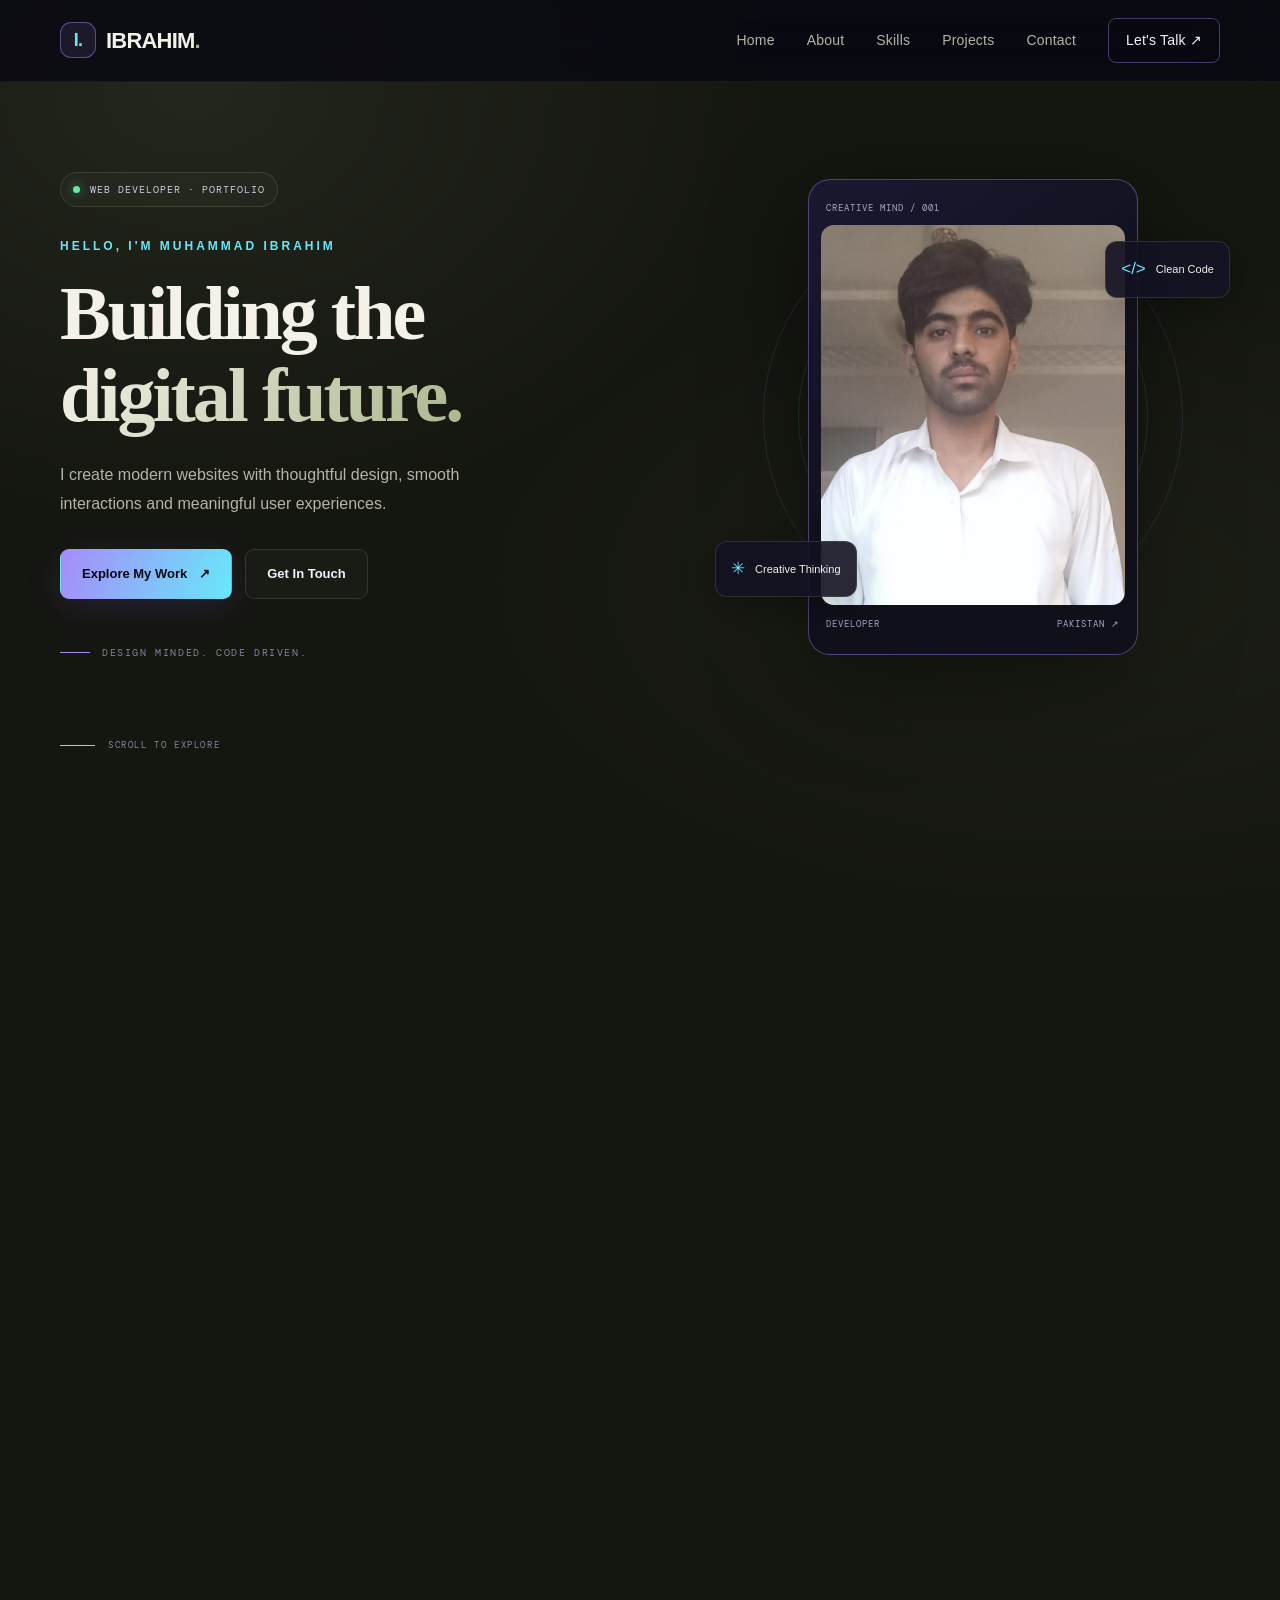
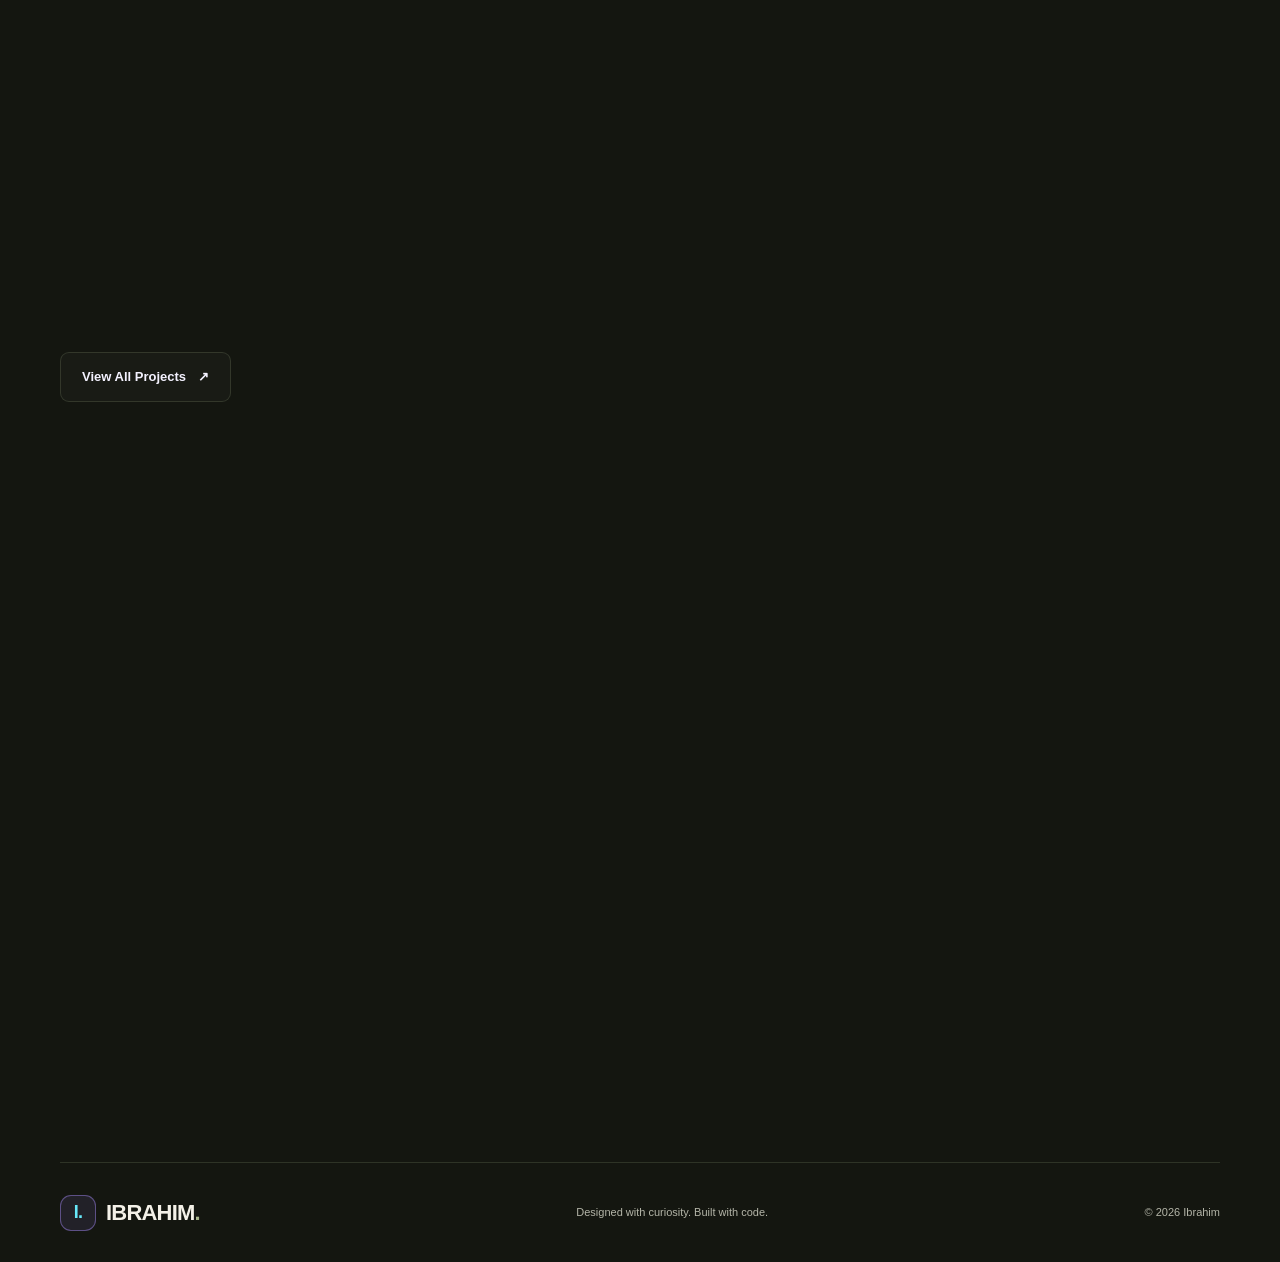
<file: ibrahim-portfolio/index.html>
<!DOCTYPE html>
<html lang="en">
<head>
  <meta charset="UTF-8">
  <meta name="viewport" content="width=device-width, initial-scale=1.0">

  <meta name="theme-color" content="#080812">
  <title>Muhammad Ibrahim Sohail | Portfolio</title>
  <meta name="description" content="Explore the portfolio, projects and web development work of Muhammad Ibrahim Sohail.">

  <link rel="preconnect" href="https://fonts.googleapis.com">
  <link rel="preconnect" href="https://fonts.gstatic.com" crossorigin>
  <link href="https://fonts.googleapis.com/css2?family=DM+Mono:wght@400;500&family=Space+Grotesk:wght@400;500;600;700&display=swap" rel="stylesheet">

  <link rel="stylesheet" href="./style.css">
  <script src="./script.js" defer></script>
</head>

<body>
  <div class="background-glow glow-purple"></div>
  <div class="background-glow glow-cyan"></div>
  <div class="noise"></div>

  <!-- NAVBAR -->
  <header class="navbar">
    <a class="logo" href="#home" aria-label="Ibrahim home">
      <span class="logo-icon">I.</span>
      <span>IBRAHIM<span class="gradient-text">.</span></span>
    </a>

    <button class="menu-toggle" id="menuToggle"
      aria-label="Toggle navigation" aria-expanded="false"
      aria-controls="navLinks">
      <span></span>
      <span></span>
    </button>

    <nav class="nav-links" id="navLinks">
      <a href="#home">Home</a>
      <a href="#about">About</a>
      <a href="#skills">Skills</a>
      <a href="#projects">Projects</a>
        <a href="./contact.html">Contact</a>
      <a href="#contact" class="nav-contact">Let's Talk ↗</a>
    </nav>
  </header>

  <main>
    <!-- HERO -->
    <section class="hero section-container" id="home">
      <div class="hero-content">
        <div class="availability reveal">
          <span class="status-dot"></span>
          WEB DEVELOPER · PORTFOLIO
        </div>

        <p class="eyebrow reveal">HELLO, I'M MUHAMMAD IBRAHIM</p>

        <h1 class="hero-title reveal">
          Building the<br>
          <span class="gradient-text">digital future.</span>
        </h1>

        <p class="hero-description reveal">
          I create modern websites with thoughtful design,
          smooth interactions and meaningful user experiences.
        </p>

        <div class="hero-actions reveal">
          <a href="#projects" class="button button-primary">
            Explore My Work <span>↗</span>
          </a>
          <a href="#contact" class="button button-secondary">
            Get In Touch
          </a>
        </div>

        <div class="hero-note reveal">
          <span class="note-line"></span>
          DESIGN MINDED. CODE DRIVEN.
        </div>
      </div>

      <div class="hero-visual reveal">
        <div class="hero-orbit orbit-one"></div>
        <div class="hero-orbit orbit-two"></div>

        <div class="hero-image-frame">
          <div class="image-top-label">CREATIVE MIND / 001</div>
          <img src="./assets/images.jpeg"
            alt="Muhammad Ibrahim Sohail"
            class="hero-image">

          <div class="image-bottom-label">
            <span>DEVELOPER</span>
            <span>PAKISTAN ↗</span>
          </div>
        </div>

        <div class="floating-chip chip-top">
          <span class="chip-symbol">&lt;/&gt;</span>
          <span>Clean Code</span>
        </div>

        <div class="floating-chip chip-bottom">
          <span class="chip-symbol">✳</span>
          <span>Creative Thinking</span>
        </div>
      </div>

      <a class="scroll-indicator" href="#about">
        <span class="scroll-line"></span>
        SCROLL TO EXPLORE
      </a>
    </section>

    <!-- ABOUT -->
    <section class="about section-container section-spacing" id="about">
      <div class="section-label reveal">
        <span>01</span> / ABOUT ME
      </div>

      <div class="about-grid">
        <h2 class="section-title reveal">
          Not just websites.<br>
          <span class="gradient-text">Digital experiences.</span>
        </h2>

        <div class="about-copy reveal">
          <p>
            I'm Muhammad Ibrahim Sohail, a developer interested in
            building websites that combine modern visuals with
            useful functionality.
          </p>
          <p>
            I enjoy learning new technologies, solving problems
            and turning ideas into interactive digital experiences.
          </p>
          <a href="./about.html" class="text-link">
            MORE ABOUT ME <span>↗</span>
          </a>
        </div>
      </div>
    </section>

    <!-- SKILLS -->
    <section class="skills section-container section-spacing" id="skills">
      <div class="section-label reveal">
        <span>02</span> / MY TOOLKIT
      </div>

      <div class="skills-heading reveal">
        <h2 class="section-title">
          Tools for turning<br>
          <span class="gradient-text">ideas into reality.</span>
        </h2>
        <p class="section-description">
          Technologies and skills I'm learning and using to build for the web.
        </p>
      </div>

      <div class="skills-grid">
        <article class="skill-card reveal">
          <span class="skill-number">01</span>
          <div class="skill-icon">&lt;/&gt;</div>
          <h3>HTML & CSS</h3>
          <p>Web structure, layouts and responsive design.</p>
          <span class="skill-tag">FRONTEND</span>
        </article>

        <article class="skill-card reveal">
          <span class="skill-number">02</span>
          <div class="skill-icon">✳</div>
          <h3>JavaScript</h3>
          <p>Interactive features and dynamic experiences.</p>
          <span class="skill-tag">INTERACTION</span>
        </article>

        <article class="skill-card reveal">
          <span class="skill-number">03</span>
          <div class="skill-icon">◈</div>
          <h3>React</h3>
          <p>Reusable components and modern interfaces.</p>
          <span class="skill-tag">FRAMEWORK</span>
        </article>

        <article class="skill-card reveal">
          <span class="skill-number">04</span>
          <div class="skill-icon">⌘</div>
          <h3>Creative Design</h3>
          <p>Visual direction, typography and user experience.</p>
          <span class="skill-tag">DESIGN</span>
        </article>
      </div>
    </section>

<!-- Skills Section -->
<section class="section reveal" id="skills">
    <div class="section-heading">
        <p class="section-tag">MY EXPERTISE</p>
        <h2>My <span class="gradient-text">Skills</span></h2>
        <p>Technologies and tools I use to build modern websites.</p>
    </div>

    <div class="skills-grid">
        <div class="skill-card">
            <div class="skill-icon">🌐</div>
            <h3>HTML5</h3>
            <p>Website structure and semantic markup</p>
        </div>

        <div class="skill-card">
            <div class="skill-icon">🎨</div>
            <h3>CSS3</h3>
            <p>Responsive layouts, styling and animations</p>
        </div>

        <div class="skill-card">
            <div class="skill-icon">⚡</div>
            <h3>JavaScript</h3>
            <p>Interactive website functionality</p>
        </div>

        <div class="skill-card">
            <div class="skill-icon">⚛️</div>
            <h3>React</h3>
            <p>Reusable components and user interfaces</p>
        </div>

        <div class="skill-card">
            <div class="skill-icon">▲</div>
            <h3>Next.js</h3>
            <p>Modern React-based web applications</p>
        </div>

        <div class="skill-card">
            <div class="skill-icon">🛠️</div>
            <h3>Git & GitHub</h3>
            <p>Version control and project management</p>
        </div>
    </div>
</section>

    <!-- PROJECTS -->
    <section class="projects section-container section-spacing" id="projects">
      <div class="section-label reveal">
        <span>03</span> / SELECTED PROJECTS
      </div>

      <div class="projects-heading reveal">
        <h2 class="section-title">
          Things I've<br>
          <span class="gradient-text">been building.</span>
        </h2>
        <p class="section-description">
          A selection of my development work and creative experiments.
        </p>
      </div>

      <div class="projects-grid">
        <article class="project-card reveal">
          <a href="./project.html" class="project-art project-art-one"
             aria-label="View web development projects">
            <span class="project-index">PROJECT / 01</span>
            <img src="./assets/image1.png"
              alt="Web development project preview"
              class="project-image">
            <span class="project-art-caption">IDEAS INTO EXPERIENCES ↗</span>
          </a>

          <div class="project-content">
            <div class="project-meta">WEB DEVELOPMENT</div>
            <h3>Web Project</h3>
            <p>
              A web project focused on clean design,
              responsive layouts and user experience.
            </p>
            <a href="./project.html" class="project-link">
              EXPLORE PROJECTS <span>↗</span>
            </a>
          </div>
        </article>

        <article class="project-card reveal">
          <a href="./project.html" class="project-art project-art-two"
             aria-label="View Creative Store project">
            <span class="project-index">PROJECT / 02</span>
            <img src="./assets/image2.png"
              alt="Creative Store project preview"
              class="project-image">
            <span class="project-art-caption">STYLE MEETS FUNCTION ↗</span>
          </a>

          <div class="project-content">
            <div class="project-meta">E-COMMERCE</div>
            <h3>Creative Store</h3>
            <p>
              An online store concept focused on product
              presentation and responsive design.
            </p>
            <a href="./project.html" class="project-link">
              EXPLORE PROJECTS <span>↗</span>
            </a>
          </div>
        </article>
      </div>

      <a href="./project.html" class="button button-secondary all-projects">
        View All Projects <span>↗</span>
      </a>
    </section>

    <!-- CONTACT -->
    <section class="contact section-container section-spacing" id="contact">
      <div class="contact-panel reveal">
        <div class="section-label">
          <span>04</span> / CONTACT
        </div>

        <p class="eyebrow">HAVE AN IDEA?</p>

        <h2 class="contact-title">
          Let's build something<br>
          <span class="gradient-text">meaningful.</span>
        </h2>

        <p>
          Have a project idea or want to connect?
          I'd be happy to hear from you.
        </p>

        <!-- Replace with your real email address -->
        <a class="button button-primary"
           href="mailto:YOUR_EMAIL@example.com">
          Get In Touch <span>↗</span>
        </a>
      </div>
    </section>
  </main>

  <footer class="footer section-container">
    <a class="logo" href="#home">
      <span class="logo-icon">I.</span>
      <span>IBRAHIM<span class="gradient-text">.</span></span>
    </a>

    <p>Designed with curiosity. Built with code.</p>
    <span>© <span id="currentYear"></span> Ibrahim</span>
  </footer>
</body>
</html>
</file>
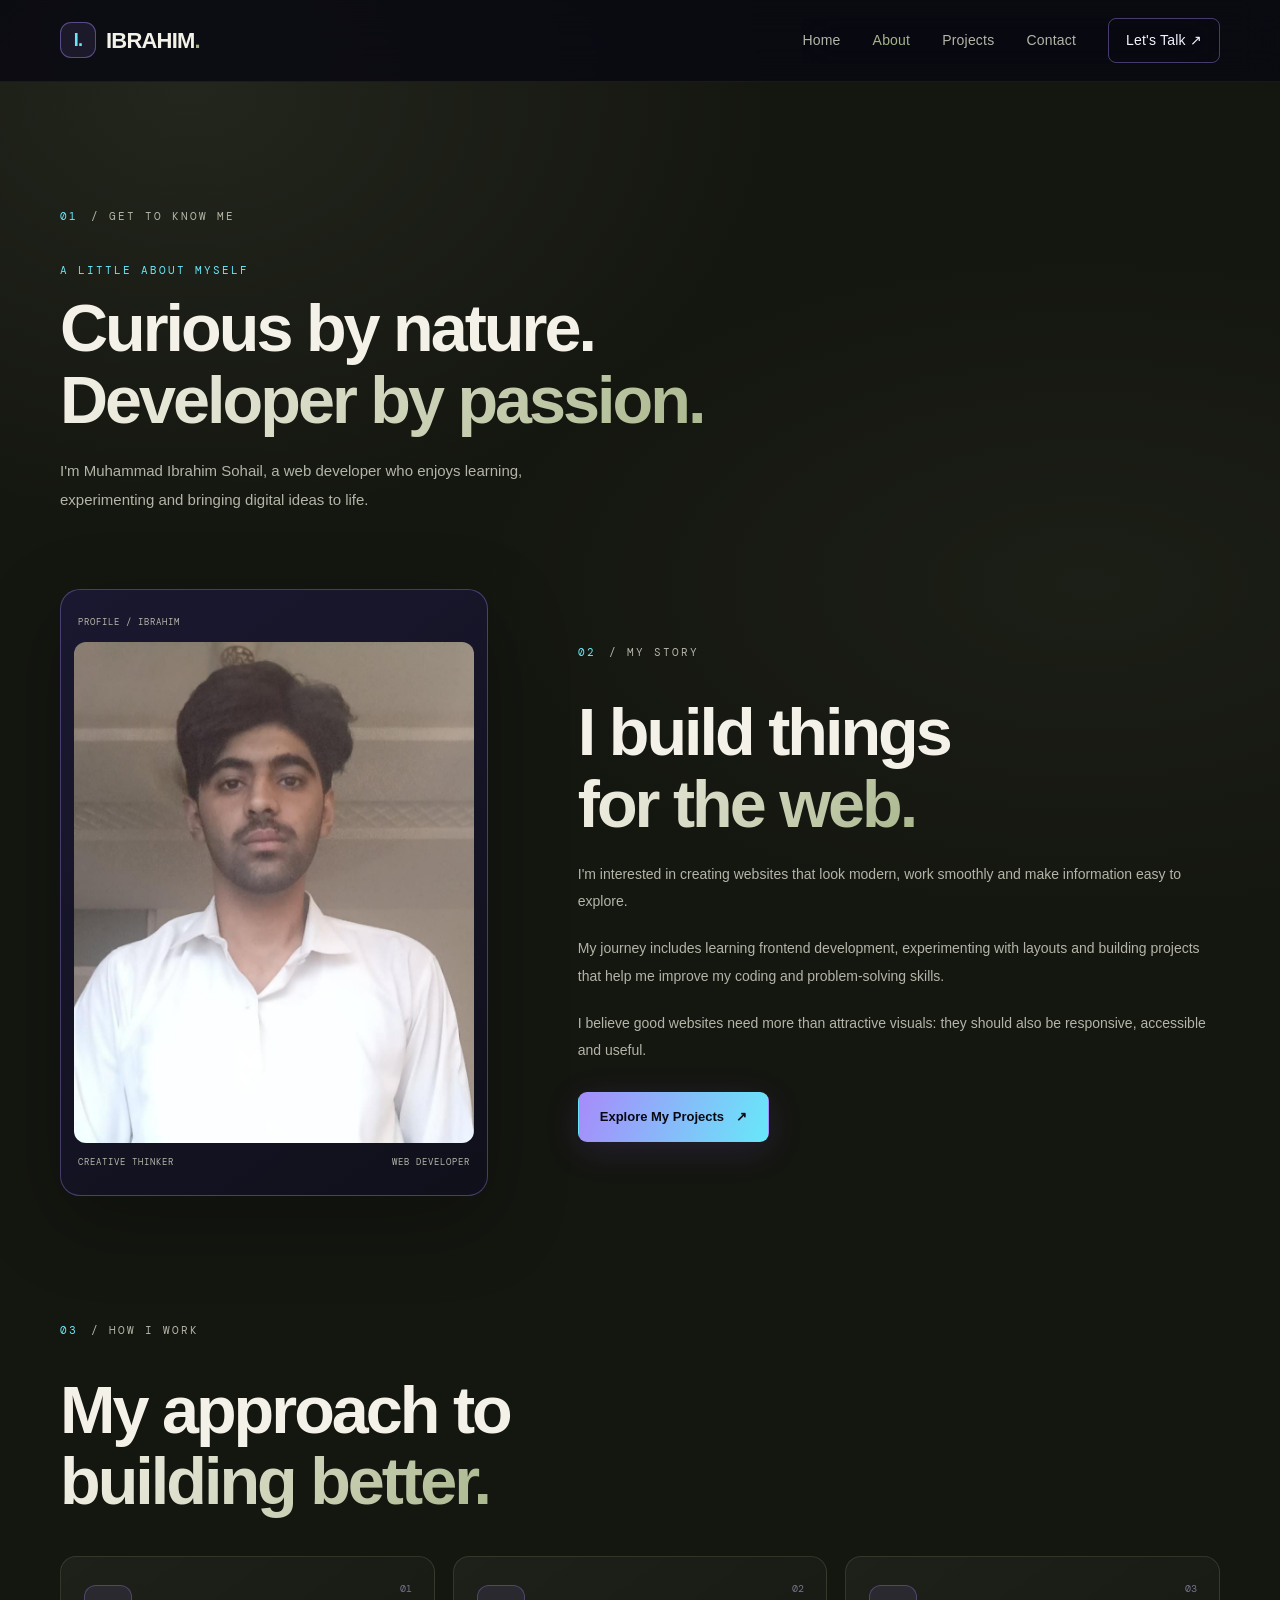
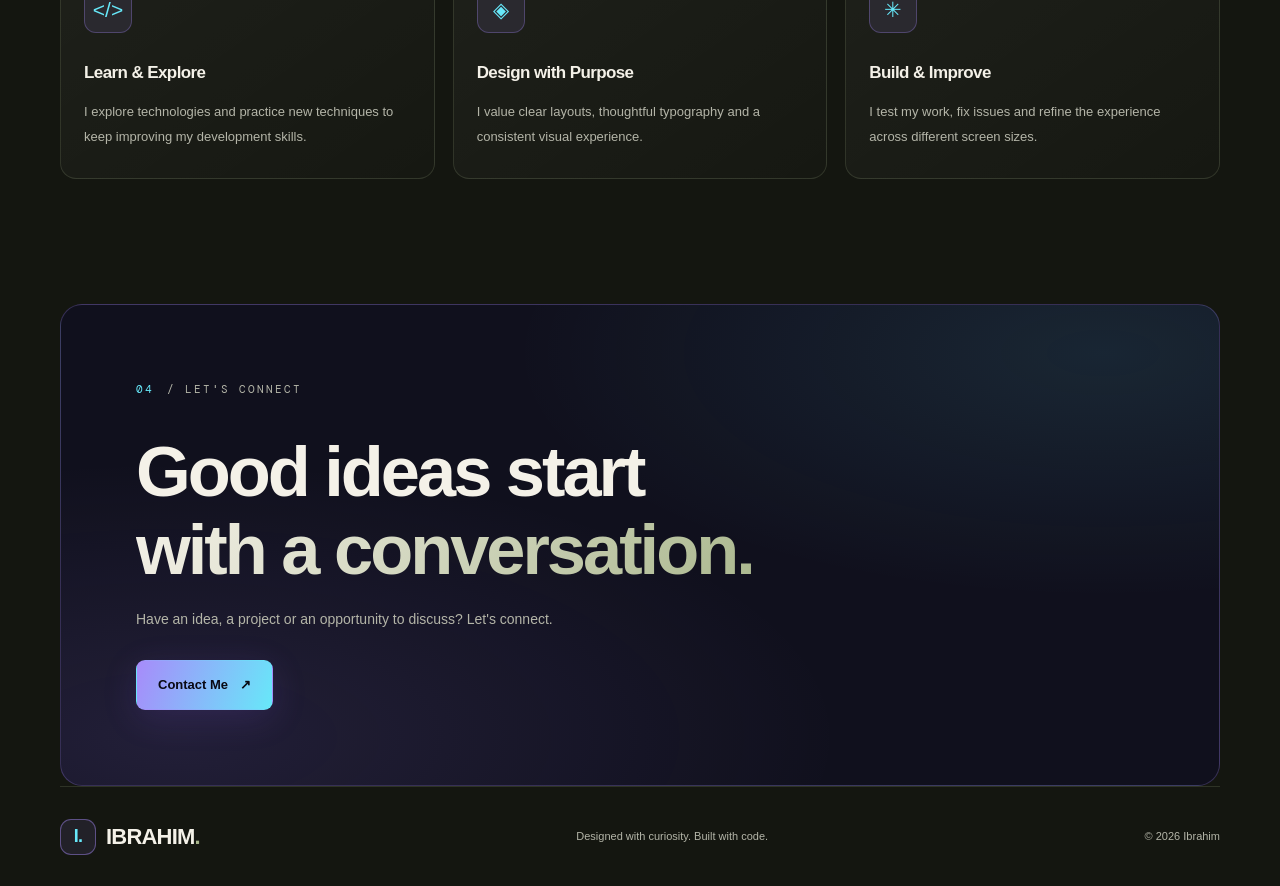
<file: ibrahim-portfolio/about.html>
<!DOCTYPE html>
<html lang="en">
<head>
  <meta charset="UTF-8">
  <meta name="viewport" content="width=device-width, initial-scale=1.0">
  <meta name="theme-color" content="#080812">

  <title>About Me | Muhammad Ibrahim Sohail</title>
  <meta name="description" content="Learn about Muhammad Ibrahim Sohail, his web development journey, interests and skills.">

  <link rel="preconnect" href="https://fonts.googleapis.com">
  <link rel="preconnect" href="https://fonts.gstatic.com" crossorigin>
  <link href="https://fonts.googleapis.com/css2?family=DM+Mono:wght@400;500&family=Space+Grotesk:wght@400;500;600;700&display=swap" rel="stylesheet">

  <link rel="stylesheet" href="./style.css">
  <script src="./script.js" defer></script>
</head>

<body>
  <div class="background-glow glow-purple"></div>
  <div class="background-glow glow-cyan"></div>
  <div class="noise"></div>

  <header class="navbar">
    <a class="logo" href="./index.html">
      <span class="logo-icon">I.</span>
      <span>IBRAHIM<span class="gradient-text">.</span></span>
    </a>

    <button class="menu-toggle" id="menuToggle"
      aria-label="Toggle navigation"
      aria-expanded="false"
      aria-controls="navLinks">
      <span></span>
      <span></span>
    </button>

    <nav class="nav-links" id="navLinks">
      <a href="./index.html">Home</a>
      <a href="./about.html">About</a>
      <a href="./project.html">Projects</a>
      <a href="./contact.html">Contact</a>
      <a href="./index.html#contact" class="nav-contact">Let's Talk ↗</a>
    </nav>
  </header>

  <main>
    <!-- ABOUT INTRO -->
    <section class="section-container section-spacing about-page-hero">
      <div class="section-label reveal">
        <span>01</span> / GET TO KNOW ME
      </div>

      <p class="eyebrow reveal">A LITTLE ABOUT MYSELF</p>

      <h1 class="section-title reveal">
        Curious by nature.<br>
        <span class="gradient-text">Developer by passion.</span>
      </h1>

      <p class="section-description reveal">
        I'm Muhammad Ibrahim Sohail, a web developer who enjoys
        learning, experimenting and bringing digital ideas to life.
      </p>
    </section>

    <!-- PROFILE -->
    <section class="section-container about-profile">
      <div class="about-profile-image reveal">
        <div class="profile-image-label">PROFILE / IBRAHIM</div>
        <img src="./assets/images.jpeg"
          alt="Muhammad Ibrahim Sohail">
        <div class="profile-image-footer">
          <span>CREATIVE THINKER</span>
          <span>WEB DEVELOPER</span>
        </div>
      </div>

      <div class="about-profile-copy reveal">
        <div class="section-label">
          <span>02</span> / MY STORY
        </div>

        <h2 class="section-title">
          I build things<br>
          <span class="gradient-text">for the web.</span>
        </h2>

        <p>
          I'm interested in creating websites that look modern,
          work smoothly and make information easy to explore.
        </p>

        <p>
          My journey includes learning frontend development,
          experimenting with layouts and building projects that
          help me improve my coding and problem-solving skills.
        </p>

        <p>
          I believe good websites need more than attractive visuals:
          they should also be responsive, accessible and useful.
        </p>

        <a href="./project.html" class="button button-primary">
          Explore My Projects <span>↗</span>
        </a>
      </div>
    </section>

    <!-- APPROACH -->
    <section class="section-container section-spacing">
      <div class="section-label reveal">
        <span>03</span> / HOW I WORK
      </div>

      <h2 class="section-title reveal">
        My approach to<br>
        <span class="gradient-text">building better.</span>
      </h2>

      <div class="approach-grid">
        <article class="approach-card reveal">
          <span class="approach-number">01</span>
          <div class="approach-icon">&lt;/&gt;</div>
          <h3>Learn & Explore</h3>
          <p>
            I explore technologies and practice new techniques
            to keep improving my development skills.
          </p>
        </article>

        <article class="approach-card reveal">
          <span class="approach-number">02</span>
          <div class="approach-icon">◈</div>
          <h3>Design with Purpose</h3>
          <p>
            I value clear layouts, thoughtful typography
            and a consistent visual experience.
          </p>
        </article>

        <article class="approach-card reveal">
          <span class="approach-number">03</span>
          <div class="approach-icon">✳</div>
          <h3>Build & Improve</h3>
          <p>
            I test my work, fix issues and refine the experience
            across different screen sizes.
          </p>
        </article>
      </div>
    </section>

    <!-- CTA -->
    <section class="section-container section-spacing">
      <div class="contact-panel reveal">
        <div class="section-label">
          <span>04</span> / LET'S CONNECT
        </div>

        <h2 class="contact-title">
          Good ideas start<br>
          <span class="gradient-text">with a conversation.</span>
        </h2>

        <p>
          Have an idea, a project or an opportunity to discuss?
          Let's connect.
        </p>

        <a href="./contact.html" class="button button-primary">
          Contact Me <span>↗</span>
        </a>
      </div>
    </section>
  </main>

  <footer class="footer section-container">
    <a class="logo" href="./index.html">
      <span class="logo-icon">I.</span>
      <span>IBRAHIM<span class="gradient-text">.</span></span>
    </a>

    <p>Designed with curiosity. Built with code.</p>
    <span>© <span id="currentYear"></span> Ibrahim</span>
  </footer>
</body>
</html>
</file>
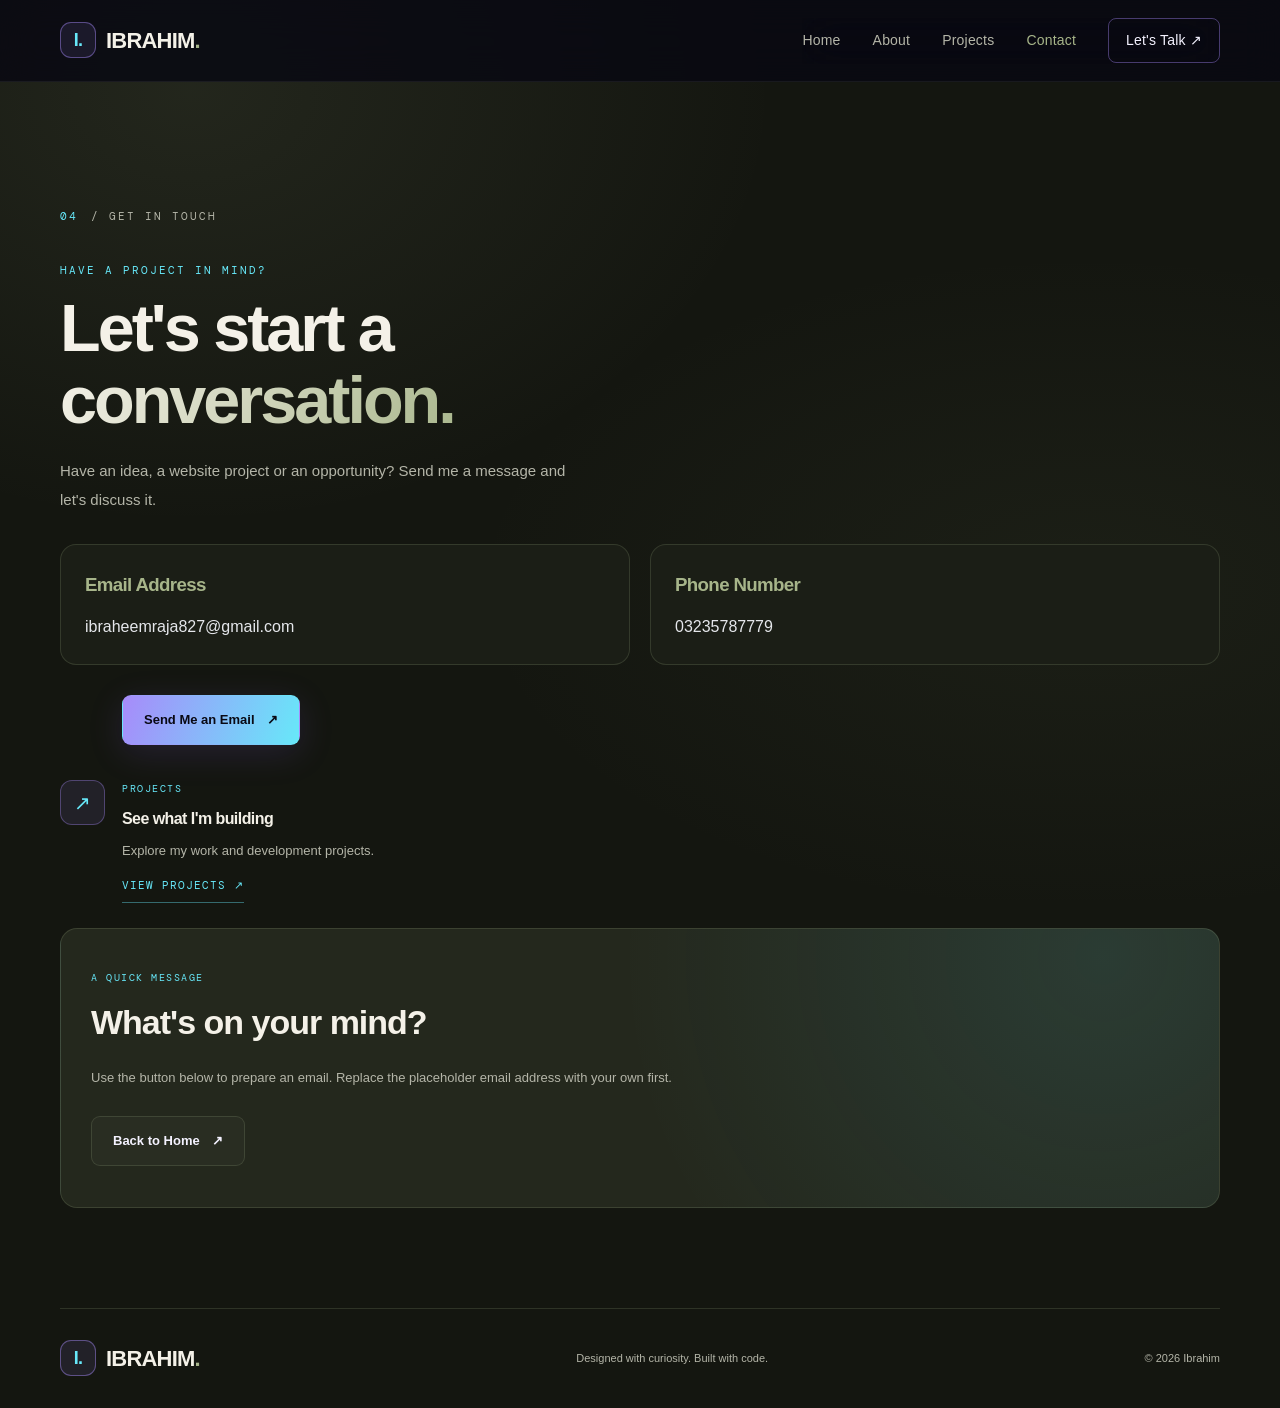
<file: ibrahim-portfolio/contact.html>
<!DOCTYPE html>
<html lang="en">
<head>
  <meta charset="UTF-8">
  <meta name="viewport" content="width=device-width, initial-scale=1.0">
  <meta name="theme-color" content="#080812">

  <title>Contact | Muhammad Ibrahim Sohail</title>
  <meta name="description" content="Contact Muhammad Ibrahim Sohail about web development projects and collaborations.">

  <link rel="preconnect" href="https://fonts.googleapis.com">
  <link rel="preconnect" href="https://fonts.gstatic.com" crossorigin>
  <link href="https://fonts.googleapis.com/css2?family=DM+Mono:wght@400;500&family=Space+Grotesk:wght@400;500;600;700&display=swap" rel="stylesheet">

  <link rel="stylesheet" href="./style.css">
  <script src="./script.js" defer></script>
</head>

<body>
  <div class="background-glow glow-purple"></div>
  <div class="background-glow glow-cyan"></div>
  <div class="noise"></div>

  <header class="navbar">
    <a class="logo" href="./index.html">
      <span class="logo-icon">I.</span>
      <span>IBRAHIM<span class="gradient-text">.</span></span>
    </a>

    <button class="menu-toggle" id="menuToggle"
      aria-label="Toggle navigation"
      aria-expanded="false"
      aria-controls="navLinks">
      <span></span>
      <span></span>
    </button>

    <nav class="nav-links" id="navLinks">
      <a href="./index.html">Home</a>
      <a href="./about.html">About</a>
      <a href="./project.html">Projects</a>
      <a href="./contact.html">Contact</a>
      <a href="./index.html#contact" class="nav-contact">Let's Talk ↗</a>
    </nav>
  </header>

  <main>
    <section class="section-container section-spacing contact-page">
      <div class="section-label reveal">
        <span>04</span> / GET IN TOUCH
      </div>

      <p class="eyebrow reveal">HAVE A PROJECT IN MIND?</p>

      <h1 class="section-title reveal">
        Let's start a<br>
        <span class="gradient-text">conversation.</span>
      </h1>

      <p class="section-description reveal">
        Have an idea, a website project or an opportunity?
        Send me a message and let's discuss it.
      </p>

    
<div class="contact-details">
    <div class="contact-item">
        <h3>Email Address</h3>
        <a href="mailto:ibraheemraja827@gmail.com">
            ibraheemraja827@gmail.com
        </a>
    </div>

    <div class="contact-item">
        <h3>Phone Number</h3>
        <a href="tel:+923235787779">
            03235787779
        </a>
    </div>
</div>

          <!-- Replace with your real email -->
          <a class="button button-primary contact-email"
             href="mailto:YOUR_EMAIL@example.com">
            Send Me an Email <span>↗</span>
          </a>

          <div class="contact-info-card">
            <span class="contact-info-icon">↗</span>
            <div>
              <span class="contact-info-label">PROJECTS</span>
              <h3>See what I'm building</h3>
              <p>Explore my work and development projects.</p>
              <a class="text-link" href="./project.html">
                VIEW PROJECTS ↗
              </a>
            </div>
          </div>
        </div>

        <div class="contact-message-panel reveal">
          <span class="contact-info-label">A QUICK MESSAGE</span>
          <h2>What's on your mind?</h2>
          <p>
            Use the button below to prepare an email.
            Replace the placeholder email address with your own first.
          </p>

          <a href="./index.html" class="button button-secondary">
            Back to Home <span>↗</span>
          </a>
        </div>
      </div>
    </section>
  </main>

  <footer class="footer section-container">
    <a class="logo" href="./index.html">
      <span class="logo-icon">I.</span>
      <span>IBRAHIM<span class="gradient-text">.</span></span>
    </a>

    <p>Designed with curiosity. Built with code.</p>
    <span>© <span id="currentYear"></span> Ibrahim</span>
  </footer>
</body>
</html>
</file>
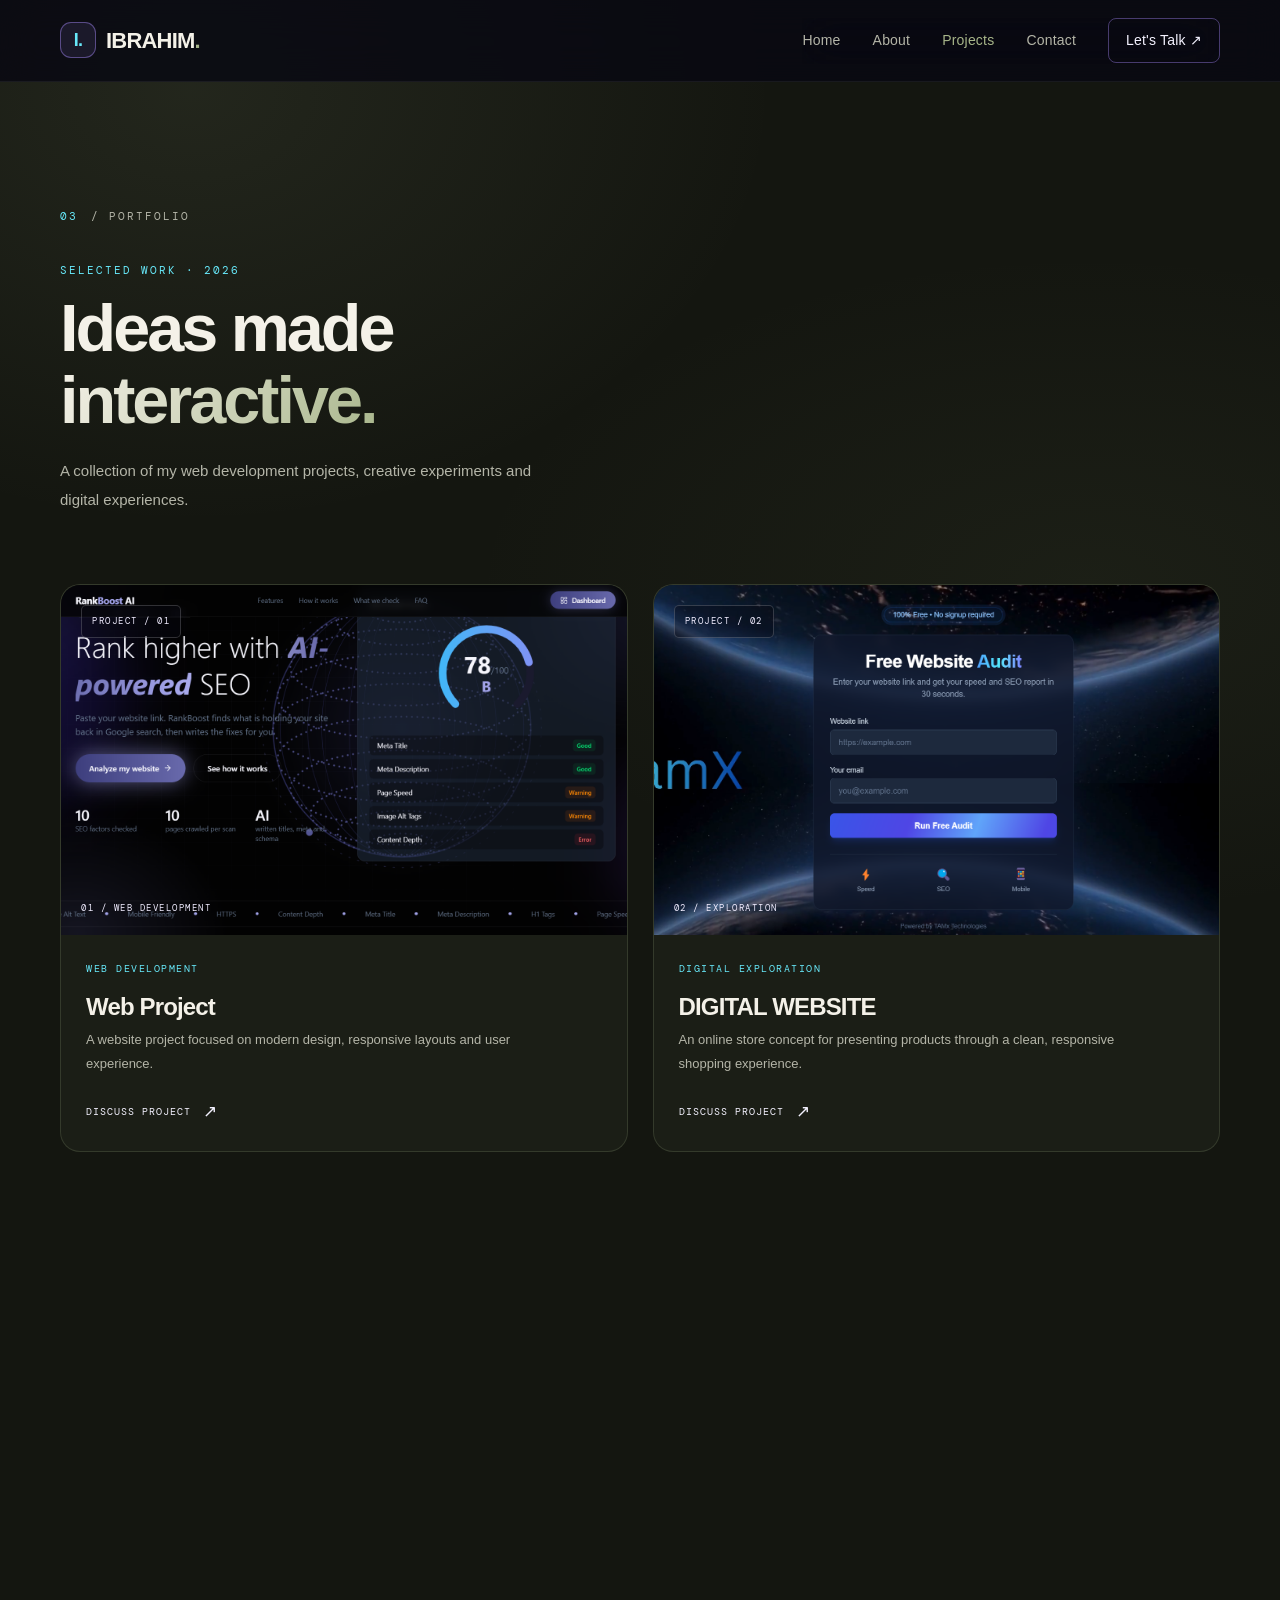
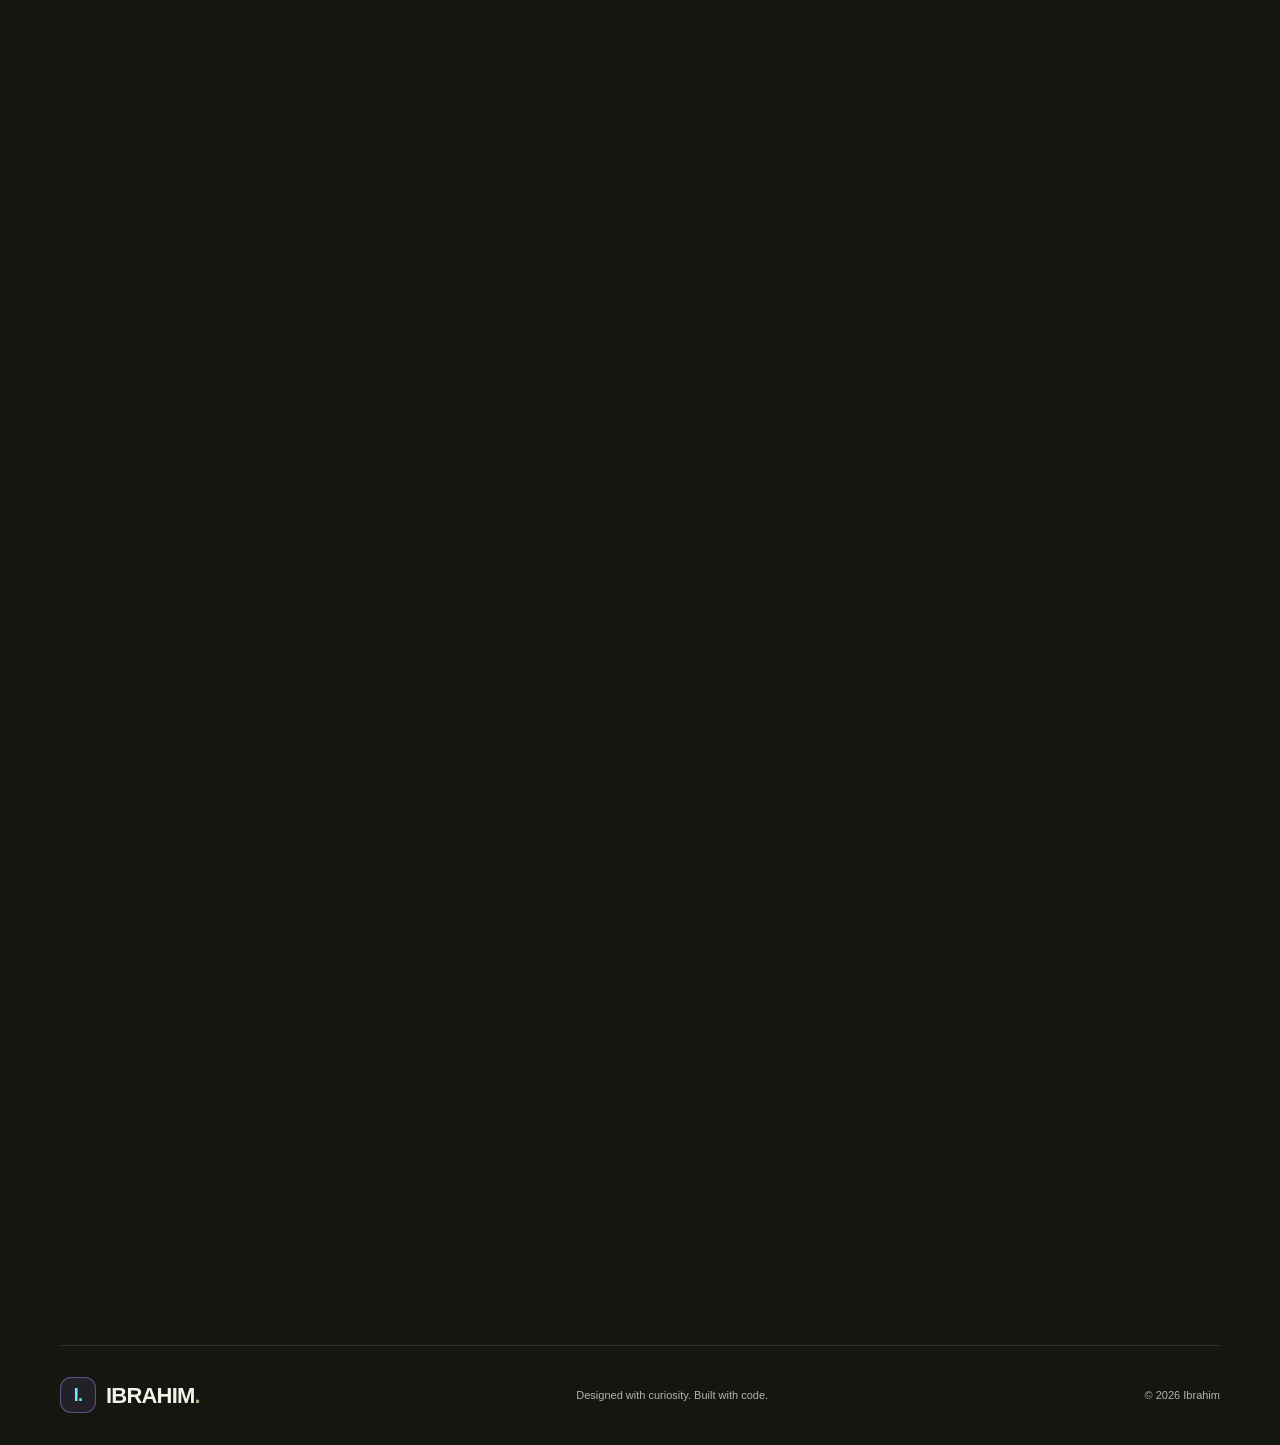
<file: ibrahim-portfolio/project.html>
<!DOCTYPE html>
<html lang="en">
<head>
  <meta charset="UTF-8">
  <meta name="viewport" content="width=device-width, initial-scale=1.0">
  <meta name="theme-color" content="#080812">

  <title>Projects | Muhammad Ibrahim Sohail</title>
  <meta name="description" content="Explore web development and creative projects by Muhammad Ibrahim Sohail.">

  <link rel="preconnect" href="https://fonts.googleapis.com">
  <link rel="preconnect" href="https://fonts.gstatic.com" crossorigin>
  <link href="https://fonts.googleapis.com/css2?family=DM+Mono:wght@400;500&family=Space+Grotesk:wght@400;500;600;700&display=swap" rel="stylesheet">

  <link rel="stylesheet" href="./style.css">
  <script src="./script.js" defer></script>
</head>

<body>
  <div class="background-glow glow-purple"></div>
  <div class="background-glow glow-cyan"></div>
  <div class="noise"></div>

  <header class="navbar">
    <a class="logo" href="./index.html">
      <span class="logo-icon">I.</span>
      <span>IBRAHIM<span class="gradient-text">.</span></span>
    </a>

    <button class="menu-toggle" id="menuToggle"
      aria-label="Toggle navigation" aria-expanded="false"
      aria-controls="navLinks">
      <span></span>
      <span></span>
    </button>

    <nav class="nav-links" id="navLinks">
      <a href="./index.html">Home</a>
      <a href="./about.html">About</a>
      <a href="./project.html">Projects</a>
      <a href="./contact.html">Contact</a>
      <a href="./index.html#contact" class="nav-contact">Let's Talk ↗</a>
    </nav>
  </header>

  <main>
    <section class="section-container section-spacing project-page-hero">
      <div class="section-label reveal">
        <span>03</span> / PORTFOLIO
      </div>

      <p class="eyebrow reveal">SELECTED WORK · 2026</p>

      <h1 class="section-title reveal">
        Ideas made<br>
        <span class="gradient-text">interactive.</span>
      </h1>

      <p class="section-description reveal">
        A collection of my web development projects, creative experiments
        and digital experiences.
      </p>
    </section>

    <section class="section-container project-gallery">
      <div class="project-gallery-grid">

        <article class="project-card reveal">
          <div class="project-art">
            <span class="project-index">PROJECT / 01</span>
            <img class="project-image"
              src="./assets/image1.png"
              alt="First portfolio project screenshot"
              loading="lazy">
            <span class="project-art-caption">01 / WEB DEVELOPMENT</span>
          </div>
          <div class="project-content">
            <div class="project-meta">WEB DEVELOPMENT</div>
            <h2>Web Project</h2>
            <p>
              A website project focused on modern design,
              responsive layouts and user experience.
            </p>
            <a href="./index.html#contact" class="project-link">
              DISCUSS PROJECT <span>↗</span>
            </a>
          </div>
        </article>

        <article class="project-card reveal">
          <div class="project-art project-art-two">
            <span class="project-index">PROJECT / 02</span>
            <img class="project-image"
              src="./assets/image2.png"
              alt="Creative Store website screenshot"
              loading="lazy">
            <span class="project-art-caption">02 / EXPLORATION</span>
          </div>
          <div class="project-content">
            <div class="project-meta">DIGITAL EXPLORATION</div>
            <h2>DIGITAL WEBSITE</h2>
            <p>
              An online store concept for presenting products
              through a clean, responsive shopping experience.
            </p>
            <a href="./index.html#contact" class="project-link">
              DISCUSS PROJECT <span>↗</span>
            </a>
          </div>
        </article>

        <article class="project-card reveal">
          <div class="project-art project-art-one">
            <span class="project-index">PROJECT / 03</span>
            <img class="project-image"
              src="./assets/image3.png"
              alt="Third project preview"
              loading="lazy">
            <span class="project-art-caption">03 / CREATIVE WORK</span>
          </div>
          <div class="project-content">
            <div class="project-meta">CREATIVE DEVELOPMENT</div>
            <h2>Creative Experiment</h2>
            <p>
              A visual experiment exploring layout, typography
              and modern web presentation.
            </p>
            <a href="./index.html#contact" class="project-link">
              DISCUSS PROJECT <span>↗</span>
            </a>
          </div>
        </article>

        <article class="project-card reveal">
          <div class="project-art project-art-two">
            <span class="project-index">PROJECT / 04</span>
            <img class="project-image"
              src="./assets/image4.png"
              alt="Fourth project preview"
              loading="lazy">
            <span class="project-art-caption">04 / WEB DESIGN</span>
          </div>
          <div class="project-content">
            <div class="project-meta">WEB DESIGN</div>
            <h2>Interface Design</h2>
            <p>
              A design-focused project built around clear
              content, visual consistency and usability.
            </p>
            <a href="./index.html#contact" class="project-link">
              DISCUSS PROJECT <span>↗</span>
            </a>
          </div>
        </article>

        <article class="project-card reveal">
          <div class="project-art">
            <span class="project-index">PROJECT / 05</span>
            <img class="project-image"
              src="./assets/image5.png"
              alt="Fifth project preview"
              loading="lazy">
            <span class="project-art-caption">05 / EXPLORATION</span>
          </div>
          <div class="project-content">
            <div class="project-meta">E-COMMERCE</div>
            <h2>Creative Store</h2>
            <p>
              Another project preview showcasing my ongoing
              learning and development journey.
            </p>
            <a href="./index.html#contact" class="project-link">
              DISCUSS PROJECT <span>↗</span>
            </a>
          </div>
        </article>

      </div>
    </section>

    <section class="section-container section-spacing">
      <div class="contact-panel reveal">
        <div class="section-label">
          <span>06</span> / NEXT PROJECT
        </div>
        <h2 class="contact-title">
          Have an idea?<br>
          <span class="gradient-text">Let's talk.</span>
        </h2>
        <p>Let's turn your next idea into a digital experience.</p>
        <a href="./index.html#contact" class="button button-primary">
          Get In Touch <span>↗</span>
        </a>
      </div>
    </section>
  </main>

  <footer class="footer section-container">
    <a class="logo" href="./index.html">
      <span class="logo-icon">I.</span>
      <span>IBRAHIM<span class="gradient-text">.</span></span>
    </a>
    <p>Designed with curiosity. Built with code.</p>
    <span>© <span id="currentYear"></span> Ibrahim</span>
  </footer>
</body>
</html>
</file>
<file: ibrahim-portfolio/style.css>
/* ==========================================
   IBRAHIM PORTFOLIO — MODERN DARK DESIGN
   ========================================== */

:root {
  --bg: #080812;
  --surface: #10101d;
  --surface-light: #151527;
  --text: #f4f2ff;
  --muted: #a09fb7;
  --purple: #a78bfa;
  --cyan: #67e8f9;
  --border: rgba(255, 255, 255, 0.11);
  --font: "Space Grotesk", sans-serif;
  --mono: "DM Mono", monospace;
}

* {
  box-sizing: border-box;
  margin: 0;
  padding: 0;
}

html {
  scroll-behavior: smooth;
  scroll-padding-top: 100px;
}

body {
  min-width: 320px;
  overflow-x: hidden;
  background: var(--bg);
  color: var(--text);
  font-family: var(--font);
  line-height: 1.6;
}

body, button, a {
  -webkit-tap-highlight-color: transparent;
}

a {
  color: inherit;
  text-decoration: none;
}

button {
  font: inherit;
}

img {
  display: block;
  max-width: 100%;
}

::selection {
  color: #080812;
  background: var(--cyan);
}

/* BACKGROUND EFFECTS */

.background-glow {
  position: fixed;
  z-index: -2;
  width: 460px;
  height: 460px;
  border-radius: 50%;
  filter: blur(120px);
  opacity: 0.15;
  pointer-events: none;
}

.glow-purple {
  top: 8%;
  left: -220px;
  background: #8b5cf6;
}

.glow-cyan {
  top: 48%;
  right: -240px;
  background: #06b6d4;
}

.noise {
  position: fixed;
  inset: 0;
  z-index: -1;
  opacity: 0.025;
  pointer-events: none;
  background-image: url("data:image/svg+xml,%3Csvg viewBox='0 0 180 180' xmlns='http://www.w3.org/2000/svg'%3E%3Cfilter id='n'%3E%3CfeTurbulence type='fractalNoise' baseFrequency='.9' numOctaves='3' stitchTiles='stitch'/%3E%3C/filter%3E%3Crect width='100%25' height='100%25' filter='url(%23n)' opacity='.5'/%3E%3C/svg%3E");
}

/* GENERAL LAYOUT */

.section-container {
  width: min(1160px, calc(100% - 64px));
  margin-inline: auto;
}

.section-spacing {
  padding-top: 125px;
}

.gradient-text {
  color: var(--purple);
  background: linear-gradient(105deg, #c4b5fd 5%, #a78bfa 42%, #67e8f9 100%);
  -webkit-background-clip: text;
  background-clip: text;
  -webkit-text-fill-color: transparent;
}

.section-label {
  display: flex;
  align-items: center;
  gap: 13px;
  margin-bottom: 35px;
  color: var(--muted);
  font-family: var(--mono);
  font-size: 11px;
  letter-spacing: 2px;
}

.section-label > span {
  color: var(--cyan);
}

.section-title {
  font-size: clamp(2.4rem, 5.2vw, 4.4rem);
  font-weight: 600;
  letter-spacing: -3px;
  line-height: 1.08;
}

.section-description {
  max-width: 420px;
  margin-top: 20px;
  color: var(--muted);
  font-size: 15px;
}

/* NAVBAR */

.navbar {
  position: sticky;
  top: 0;
  z-index: 100;
  display: flex;
  align-items: center;
  justify-content: space-between;
  min-height: 82px;
  padding: 0 max(32px, calc((100vw - 1160px) / 2));
  border-bottom: 1px solid rgba(255, 255, 255, 0.06);
  background: rgba(8, 8, 18, 0.8);
  backdrop-filter: blur(22px);
  -webkit-backdrop-filter: blur(22px);
}

.logo {
  display: inline-flex;
  align-items: center;
  gap: 10px;
  font-size: 14px;
  font-weight: 700;
  letter-spacing: 2px;
}

.logo-icon {
  display: grid;
  width: 36px;
  height: 36px;
  place-items: center;
  border: 1px solid rgba(167, 139, 250, 0.45);
  border-radius: 11px;
  background: rgba(167, 139, 250, 0.1);
  color: var(--cyan);
  font-size: 18px;
}

.nav-links {
  display: flex;
  align-items: center;
  gap: 32px;
}

.nav-links a {
  color: var(--muted);
  font-size: 13px;
  transition: color 0.25s ease;
}

.nav-links a:hover,
.nav-links a:focus-visible {
  color: var(--cyan);
}

.nav-links .nav-contact {
  padding: 10px 17px;
  border: 1px solid rgba(167, 139, 250, 0.4);
  border-radius: 8px;
  color: var(--text);
}

.menu-toggle {
  display: none;
  width: 42px;
  height: 42px;
  padding: 11px;
  border: 1px solid var(--border);
  border-radius: 10px;
  background: var(--surface);
  cursor: pointer;
}

.menu-toggle span {
  display: block;
  height: 2px;
  margin: 5px 0;
  background: var(--text);
  transition: transform 0.25s ease;
}

.menu-toggle.active span:first-child {
  transform: translateY(3.5px) rotate(45deg);
}

.menu-toggle.active span:last-child {
  transform: translateY(-3.5px) rotate(-45deg);
}

/* BUTTONS */

.button {
  display: inline-flex;
  align-items: center;
  justify-content: center;
  gap: 12px;
  min-height: 48px;
  padding: 13px 21px;
  border: 1px solid transparent;
  border-radius: 9px;
  font-size: 13px;
  font-weight: 600;
  transition:
    transform 0.25s ease,
    box-shadow 0.25s ease,
    border-color 0.25s ease;
}

.button:hover {
  transform: translateY(-3px);
}

.button-primary {
  background: linear-gradient(110deg, #a78bfa, #67e8f9);
  color: #090914;
  box-shadow: 0 8px 35px rgba(139, 92, 246, 0.15);
}

.button-primary:hover {
  box-shadow: 0 10px 40px rgba(103, 232, 249, 0.2);
}

.button-secondary {
  border-color: var(--border);
  background: rgba(255, 255, 255, 0.025);
  color: var(--text);
}

.button-secondary:hover {
  border-color: rgba(167, 139, 250, 0.65);
}

/* HERO */

.hero {
  position: relative;
  display: grid;
  grid-template-columns: 1.1fr 0.9fr;
  align-items: center;
  min-height: 690px;
  padding-top: 90px;
  padding-bottom: 120px;
  gap: 60px;
}

.hero-content {
  position: relative;
  z-index: 2;
}

.availability {
  display: inline-flex;
  align-items: center;
  gap: 10px;
  margin-bottom: 29px;
  padding: 8px 12px;
  border: 1px solid var(--border);
  border-radius: 30px;
  background: rgba(255, 255, 255, 0.025);
  color: #cfcede;
  font-family: var(--mono);
  font-size: 10px;
  letter-spacing: 1px;
}

.status-dot {
  width: 7px;
  height: 7px;
  border-radius: 50%;
  background: #67e8a5;
  box-shadow: 0 0 12px rgba(103, 232, 165, 0.65);
}

.eyebrow {
  margin-bottom: 14px;
  color: var(--cyan);
  font-family: var(--mono);
  font-size: 11px;
  letter-spacing: 2px;
}

.hero-title {
  font-size: clamp(3.2rem, 6.4vw, 6rem);
  font-weight: 600;
  letter-spacing: -5px;
  line-height: 1.02;
}

.hero-description {
  max-width: 470px;
  margin-top: 25px;
  color: var(--muted);
  font-size: 16px;
  line-height: 1.9;
}

.hero-actions {
  display: flex;
  flex-wrap: wrap;
  gap: 13px;
  margin-top: 31px;
}

.hero-note {
  display: flex;
  align-items: center;
  gap: 12px;
  margin-top: 45px;
  color: #85849d;
  font-family: var(--mono);
  font-size: 10px;
  letter-spacing: 1.6px;
}

.note-line {
  width: 30px;
  height: 1px;
  background: var(--purple);
}

.hero-visual {
  position: relative;
  display: grid;
  min-height: 430px;
  place-items: center;
  perspective: 900px;
}

.hero-image-frame {
  position: relative;
  z-index: 2;
  width: min(330px, 78%);
  padding: 12px;
  border: 1px solid rgba(167, 139, 250, 0.4);
  border-radius: 22px;
  background: linear-gradient(145deg, #1a1830, #10101b 60%);
  box-shadow: 0 25px 100px rgba(0, 0, 0, 0.4);
  transition: transform 0.35s ease;
}

.image-top-label,
.image-bottom-label {
  display: flex;
  justify-content: space-between;
  padding: 9px 5px;
  color: #aaa6c5;
  font-family: var(--mono);
  font-size: 9px;
  letter-spacing: 1px;
}

.hero-image {
  width: 100%;
  aspect-ratio: 4 / 5;
  border-radius: 13px;
  object-fit: cover;
  object-position: center;
  background: #1a1830;
}

.image-bottom-label {
  padding-top: 12px;
}

.hero-orbit {
  position: absolute;
  border: 1px solid rgba(167, 139, 250, 0.15);
  border-radius: 50%;
  pointer-events: none;
}

.orbit-one {
  width: 420px;
  height: 420px;
  animation: orbit-spin 35s linear infinite;
}

.orbit-two {
  width: 350px;
  height: 350px;
  border-color: rgba(103, 232, 249, 0.13);
  animation: orbit-spin 25s linear infinite reverse;
}

.floating-chip {
  position: absolute;
  z-index: 3;
  display: flex;
  align-items: center;
  gap: 10px;
  padding: 13px 15px;
  border: 1px solid var(--border);
  border-radius: 12px;
  background: rgba(19, 18, 35, 0.9);
  box-shadow: 0 10px 35px rgba(0, 0, 0, 0.25);
  font-size: 11px;
  animation: float 5s ease-in-out infinite;
}

.chip-symbol {
  color: var(--cyan);
  font-size: 17px;
}

.chip-top {
  top: 13%;
  right: -2%;
}

.chip-bottom {
  bottom: 12%;
  left: -2%;
  animation-delay: -2.5s;
}

.scroll-indicator {
  position: absolute;
  bottom: 28px;
  left: 0;
  display: flex;
  align-items: center;
  gap: 13px;
  color: #88879f;
  font-family: var(--mono);
  font-size: 9px;
  letter-spacing: 1.6px;
}

.scroll-line {
  width: 35px;
  height: 1px;
  background: var(--cyan);
}

/* ABOUT */

.about-grid {
  display: grid;
  grid-template-columns: 1.1fr 0.9fr;
  align-items: start;
  gap: 60px;
}

.about-copy p {
  margin-bottom: 18px;
  color: var(--muted);
  font-size: 15px;
  line-height: 1.95;
}

.text-link {
  display: inline-flex;
  gap: 12px;
  margin-top: 15px;
  padding-bottom: 7px;
  border-bottom: 1px solid rgba(103, 232, 249, 0.4);
  color: var(--cyan);
  font-family: var(--mono);
  font-size: 11px;
  letter-spacing: 1px;
}

/* SKILLS */

.skills-heading {
  display: flex;
  align-items: end;
  justify-content: space-between;
  gap: 35px;
  margin-bottom: 36px;
}

.skills-heading .section-description {
  max-width: 310px;
  margin: 0 0 5px;
}

.skills-grid {
  display: grid;
  grid-template-columns: repeat(4, minmax(0, 1fr));
  gap: 16px;
}

.skill-card {
  position: relative;
  min-height: 235px;
  padding: 24px 20px;
  overflow: hidden;
  border: 1px solid var(--border);
  border-radius: 15px;
  background: linear-gradient(145deg, rgba(255, 255, 255, 0.045), rgba(255, 255, 255, 0.01));
  transition: transform 0.3s ease, border-color 0.3s ease;
}

.skill-card:hover {
  transform: translateY(-6px);
  border-color: rgba(167, 139, 250, 0.5);
}

.skill-number {
  position: absolute;
  top: 20px;
  right: 20px;
  color: #77758f;
  font-family: var(--mono);
  font-size: 10px;
}

.skill-icon {
  display: grid;
  width: 47px;
  height: 47px;
  margin-bottom: 28px;
  place-items: center;
  border: 1px solid rgba(167, 139, 250, 0.3);
  border-radius: 12px;
  background: rgba(167, 139, 250, 0.1);
  color: var(--cyan);
  font-size: 21px;
}

.skill-card h3 {
  margin-bottom: 8px;
  font-size: 16px;
}

.skill-card p {
  color: var(--muted);
  font-size: 12px;
  line-height: 1.8;
}

.skill-tag {
  display: inline-block;
  margin-top: 19px;
  color: var(--purple);
  font-family: var(--mono);
  font-size: 9px;
  letter-spacing: 1px;
}

/* PROJECTS */

.projects-heading {
  display: flex;
  align-items: end;
  justify-content: space-between;
  gap: 30px;
  margin-bottom: 38px;
}

.projects-heading .section-description {
  margin: 0 0 5px;
}

.projects-grid {
  display: grid;
  grid-template-columns: repeat(2, minmax(0, 1fr));
  gap: 25px;
}

.project-card {
  min-width: 0;
  overflow: hidden;
  border: 1px solid var(--border);
  border-radius: 18px;
  background: rgba(17, 17, 30, 0.82);
  transition: transform 0.35s ease, border-color 0.35s ease;
}

.project-card:hover {
  transform: translateY(-7px);
  border-color: rgba(167, 139, 250, 0.45);
}

.project-art {
  position: relative;
  display: block;
  height: 300px;
  overflow: hidden;
  background: linear-gradient(135deg, #21173c, #111d34);
}

.project-art-two {
  background: linear-gradient(135deg, #18343b, #15142b);
}

.project-index,
.project-art-caption {
  position: absolute;
  z-index: 2;
  left: 20px;
  color: #f1edff;
  font-family: var(--mono);
  font-size: 9px;
  letter-spacing: 1.5px;
}

.project-index {
  top: 20px;
  padding: 8px 10px;
  border: 1px solid rgba(255, 255, 255, 0.18);
  border-radius: 5px;
  background: rgba(8, 8, 18, 0.4);
}

.project-art-caption {
  right: 20px;
  bottom: 19px;
  left: 20px;
}

.project-image {
  width: 100%;
  height: 100%;
  object-fit: cover;
  transition: transform 0.6s cubic-bezier(0.2, 0.7, 0.2, 1);
}

.project-card:hover .project-image {
  transform: scale(1.06);
}

.project-content {
  padding: 25px;
}

.project-meta {
  margin-bottom: 10px;
  color: var(--cyan);
  font-family: var(--mono);
  font-size: 10px;
  letter-spacing: 1.5px;
}

.project-content h3 {
  margin-bottom: 10px;
  font-size: 24px;
  font-weight: 600;
  letter-spacing: -0.6px;
}

.project-content p {
  max-width: 450px;
  color: var(--muted);
  font-size: 13px;
  line-height: 1.85;
}

.project-link {
  display: inline-flex;
  align-items: center;
  gap: 12px;
  margin-top: 21px;
  color: var(--text);
  font-family: var(--mono);
  font-size: 10px;
  letter-spacing: 1px;
  transition: color 0.25s ease;
}

.project-link:hover {
  color: var(--cyan);
}

.project-link span {
  font-size: 17px;
}

.all-projects {
  margin-top: 30px;
}

/* CONTACT */

.contact {
  padding-bottom: 120px;
}

.contact-panel {
  position: relative;
  padding: clamp(30px, 6vw, 75px);
  overflow: hidden;
  border: 1px solid rgba(167, 139, 250, 0.25);
  border-radius: 22px;
  background:
    radial-gradient(ellipse at 90% 10%, rgba(103, 232, 249, 0.1), transparent 40%),
    radial-gradient(ellipse at 10% 90%, rgba(167, 139, 250, 0.12), transparent 45%),
    #10101d;
}

.contact-title {
  font-size: clamp(2.5rem, 5.5vw, 4.5rem);
  font-weight: 600;
  letter-spacing: -3px;
  line-height: 1.1;
}

.contact-panel > p:not(.eyebrow) {
  max-width: 450px;
  margin-top: 20px;
  color: var(--muted);
  font-size: 14px;
}

.contact-panel .button {
  margin-top: 28px;
}

/* FOOTER */

.footer {
  display: flex;
  align-items: center;
  justify-content: space-between;
  gap: 20px;
  min-height: 100px;
  border-top: 1px solid var(--border);
}

.footer p,
.footer > span {
  color: var(--muted);
  font-size: 11px;
}

/* ANIMATIONS */

@keyframes float {
  0%, 100% {
    transform: translateY(0);
  }
  50% {
    transform: translateY(-12px);
  }
}

@keyframes orbit-spin {
  from {
    transform: rotate(0deg);
  }
  to {
    transform: rotate(360deg);
  }
}

.reveal {
  animation: fade-up 0.8s ease both;
}

@keyframes fade-up {
  from {
    opacity: 0;
    transform: translateY(22px);
  }
  to {
    opacity: 1;
    transform: translateY(0);
  }
}

/* JS SCROLL REVEAL
   Content stays visible if JavaScript fails. */

.scroll-reveal {
  opacity: 1;
}

.scroll-reveal.visible {
  animation: fade-up 0.7s ease both;
}

/* ACCESSIBILITY */

a:focus-visible,
button:focus-visible {
  outline: 2px solid var(--cyan);
  outline-offset: 4px;
}

/* TABLET */

@media (max-width: 900px) {
  .hero {
    grid-template-columns: 1fr 0.8fr;
    gap: 25px;
  }

  .hero-title {
    font-size: clamp(3rem, 7vw, 4.5rem);
  }

  .hero-visual {
    min-height: 380px;
  }

  .orbit-one {
    width: 330px;
    height: 330px;
  }

  .orbit-two {
    width: 280px;
    height: 280px;
  }

  .skills-grid {
    grid-template-columns: repeat(2, minmax(0, 1fr));
  }

  .project-art {
    height: 240px;
  }
}

/* MOBILE */

@media (max-width: 700px) {
  .section-container {
    width: calc(100% - 38px);
  }

  .section-spacing {
    padding-top: 85px;
  }

  .navbar {
    min-height: 72px;
    padding: 0 19px;
  }

  .menu-toggle {
    display: block;
  }

  .nav-links {
    position: absolute;
    top: calc(100% + 1px);
    right: 0;
    left: 0;
    display: none;
    align-items: stretch;
    gap: 0;
    padding: 12px 19px 20px;
    border-bottom: 1px solid var(--border);
    background: rgba(8, 8, 18, 0.97);
  }

  .nav-links.open {
    display: flex;
    flex-direction: column;
  }

  .nav-links a {
    padding: 14px 8px;
  }

  .nav-links .nav-contact {
    margin-top: 8px;
    text-align: center;
  }

  .hero {
    grid-template-columns: 1fr;
    min-height: auto;
    padding-top: 75px;
    padding-bottom: 95px;
    gap: 35px;
  }

  .hero-title {
    font-size: clamp(3rem, 13vw, 5rem);
    letter-spacing: -3px;
  }

  .hero-description {
    font-size: 14px;
  }

  .hero-visual {
    min-height: 420px;
  }

  .hero-image-frame {
    width: min(290px, 76%);
  }

  .orbit-one {
    width: 340px;
    height: 340px;
  }

  .orbit-two {
    width: 290px;
    height: 290px;
  }

  .chip-top {
    right: 0;
  }

  .chip-bottom {
    left: 0;
  }

  .scroll-indicator {
    bottom: 25px;
  }

  .section-label {
    margin-bottom: 25px;
  }

  .section-title {
    font-size: clamp(2.3rem, 10vw, 3.5rem);
    letter-spacing: -1.8px;
  }

  .about-grid {
    grid-template-columns: 1fr;
    gap: 25px;
  }

  .skills-heading,
  .projects-heading {
    align-items: flex-start;
    flex-direction: column;
    gap: 17px;
  }

  .skills-grid {
    grid-template-columns: repeat(2, minmax(0, 1fr));
    gap: 12px;
  }

  .skill-card {
    min-height: 220px;
    padding: 20px 15px;
  }

  .projects-grid {
    grid-template-columns: 1fr;
    gap: 20px;
  }

  .project-art {
    height: clamp(210px, 65vw, 330px);
  }

  .project-content {
    padding: 21px;
  }

  .contact {
    padding-bottom: 80px;
  }

  .contact-title {
    font-size: clamp(2.4rem, 10vw, 3.5rem);
    letter-spacing: -1.8px;
  }

  .footer {
    align-items: flex-start;
    flex-direction: column;
    justify-content: center;
    padding-top: 25px;
    padding-bottom: 25px;
    gap: 12px;
  }
}

/* SMALL MOBILE */

@media (max-width: 380px) {
  .section-container {
    width: calc(100% - 30px);
  }

  .hero-title {
    font-size: 2.8rem;
  }

  .hero-actions .button {
    width: 100%;
  }

  .skills-grid {
    grid-template-columns: 1fr;
  }

  .skill-card {
    min-height: auto;
  }

  .floating-chip {
    padding: 10px;
    font-size: 10px;
  }
}

/* REDUCED MOTION */

@media (prefers-reduced-motion: reduce) {
  *,
  *::before,
  *::after {
    scroll-behavior: auto !important;
    animation-duration: 0.01ms !important;
    animation-iteration-count: 1 !important;
    transition-duration: 0.01ms !important;
  }
}
/* =================================
   PROJECT PAGE ADDITIONAL STYLES
   ================================= */

.project-page-hero {
  padding-bottom: 55px;
}

.project-page-hero .section-description {
  max-width: 510px;
  line-height: 1.9;
}

.project-gallery {
  padding-top: 15px;
}

.project-gallery-grid {
  display: grid;
  grid-template-columns: repeat(2, minmax(0, 1fr));
  gap: 25px;
}

.project-gallery-grid .project-card {
  animation: fade-up 0.7s ease both;
}

.project-gallery-grid .project-art {
  height: clamp(230px, 30vw, 350px);
}

.project-gallery-grid .project-image {
  object-fit: cover;
}

.project-gallery-grid .project-content h2 {
  font-size: 24px;
}

@media (max-width: 700px) {
  .project-page-hero {
    padding-top: 75px;
    padding-bottom: 35px;
  }

  .project-gallery {
    padding-top: 10px;
  }

  .project-gallery-grid {
    grid-template-columns: 1fr;
    gap: 20px;
  }

  .project-gallery-grid .project-art {
    height: clamp(220px, 65vw, 340px);
  }
}

/* =================================
   ABOUT PAGE
   ================================= */

.about-page-hero {
  padding-bottom: 55px;
}

.about-page-hero .section-description {
  max-width: 560px;
  line-height: 1.9;
}

.about-profile {
  display: grid;
  grid-template-columns: 0.8fr 1.2fr;
  align-items: center;
  gap: clamp(35px, 7vw, 90px);
  padding-top: 20px;
}

.about-profile-image {
  padding: 13px;
  border: 1px solid rgba(167, 139, 250, 0.35);
  border-radius: 20px;
  background: linear-gradient(145deg, #1a1830, #10101b);
  box-shadow: 0 25px 80px rgba(0, 0, 0, 0.25);
}

.about-profile-image img {
  width: 100%;
  aspect-ratio: 4 / 5;
  border-radius: 12px;
  object-fit: cover;
}

.profile-image-label,
.profile-image-footer {
  display: flex;
  justify-content: space-between;
  gap: 10px;
  padding: 12px 4px;
  color: var(--muted);
  font-family: var(--mono);
  font-size: 9px;
  letter-spacing: 1px;
}

.about-profile-copy > p {
  margin-top: 20px;
  color: var(--muted);
  font-size: 14px;
  line-height: 1.95;
}

.about-profile-copy .button {
  margin-top: 27px;
}

.approach-grid {
  display: grid;
  grid-template-columns: repeat(3, minmax(0, 1fr));
  gap: 18px;
  margin-top: 38px;
}

.approach-card {
  position: relative;
  padding: 28px 23px;
  border: 1px solid var(--border);
  border-radius: 16px;
  background: linear-gradient(
    145deg,
    rgba(255, 255, 255, 0.045),
    rgba(255, 255, 255, 0.01)
  );
  transition: transform 0.3s ease, border-color 0.3s ease;
}

.approach-card:hover {
  transform: translateY(-6px);
  border-color: rgba(103, 232, 249, 0.4);
}

.approach-number {
  position: absolute;
  top: 23px;
  right: 22px;
  color: #77758f;
  font-family: var(--mono);
  font-size: 10px;
}

.approach-icon {
  display: grid;
  width: 48px;
  height: 48px;
  margin-bottom: 26px;
  place-items: center;
  border: 1px solid rgba(167, 139, 250, 0.3);
  border-radius: 12px;
  background: rgba(167, 139, 250, 0.1);
  color: var(--cyan);
  font-size: 21px;
}

.approach-card h3 {
  margin-bottom: 12px;
  font-size: 17px;
}

.approach-card p {
  color: var(--muted);
  font-size: 13px;
  line-height: 1.9;
}

@media (max-width: 700px) {
  .about-page-hero {
    padding-top: 75px;
    padding-bottom: 35px;
  }

  .about-profile {
    grid-template-columns: 1fr;
    gap: 35px;
  }

  .about-profile-image {
    width: min(100%, 360px);
    margin-inline: auto;
  }

  .approach-grid {
    grid-template-columns: 1fr;
    gap: 14px;
  }

  .approach-card {
    padding: 24px 20px;
  }
}

/* =================================
   CONTACT PAGE
   ================================= */

.contact-page {
  padding-bottom: 100px;
}

.contact-page > .section-description {
  max-width: 530px;
  line-height: 1.9;
}

.contact-layout {
  display: grid;
  grid-template-columns: 1fr 1fr;
  gap: 25px;
  margin-top: 55px;
}

.contact-info,
.contact-message-panel {
  padding: 30px;
  border: 1px solid var(--border);
  border-radius: 17px;
  background: linear-gradient(
    145deg,
    rgba(255, 255, 255, 0.04),
    rgba(255, 255, 255, 0.01)
  );
}

.contact-info-card {
  display: flex;
  align-items: flex-start;
  gap: 17px;
  margin-bottom: 25px;
}

.contact-info-icon {
  display: grid;
  flex-shrink: 0;
  width: 45px;
  height: 45px;
  place-items: center;
  border: 1px solid rgba(167, 139, 250, 0.35);
  border-radius: 12px;
  background: rgba(167, 139, 250, 0.1);
  color: var(--cyan);
  font-size: 20px;
}

.contact-info-label {
  display: block;
  margin-bottom: 8px;
  color: var(--cyan);
  font-family: var(--mono);
  font-size: 10px;
  letter-spacing: 1.5px;
}

.contact-info-card h3 {
  margin-bottom: 7px;
  font-size: 16px;
}

.contact-info-card p,
.contact-message-panel > p {
  color: var(--muted);
  font-size: 13px;
  line-height: 1.9;
}

.contact-email {
  margin: 0 0 35px 62px;
}

.contact-info-card .text-link {
  margin-top: 12px;
}

.contact-message-panel {
  display: flex;
  align-items: flex-start;
  flex-direction: column;
  justify-content: center;
  min-height: 280px;
  background:
    radial-gradient(
      circle at 90% 10%,
      rgba(103, 232, 249, 0.1),
      transparent 45%
    ),
    var(--surface);
}

.contact-message-panel h2 {
  margin-bottom: 14px;
  font-size: clamp(25px, 3vw, 34px);
  letter-spacing: -1px;
}

.contact-message-panel .button {
  margin-top: 25px;
}

@media (max-width: 700px) {
  .contact-page {
    padding-top: 75px;
    padding-bottom: 75px;
  }

  .contact-layout {
    grid-template-columns: 1fr;
    margin-top: 35px;
    gap: 17px;
  }

  .contact-info,
  .contact-message-panel {
    padding: 23px 19px;
  }

  .contact-email {
    margin-left: 0;
  }
}

/* Contact Details */
.contact-details {
    display: grid;
    grid-template-columns: repeat(2, minmax(0, 1fr));
    gap: 20px;
    margin: 30px 0;
}

.contact-item {
    padding: 24px;
    border: 1px solid rgba(168, 85, 247, 0.35);
    border-radius: 16px;
    background: rgba(255, 255, 255, 0.04);
    overflow-wrap: anywhere;
}

.contact-item h3 {
    margin-bottom: 12px;
    color: #a855f7;
}

.contact-item a {
    color: #e5e7eb;
    text-decoration: none;
    transition: color 0.3s ease;
}

.contact-item a:hover {
    color: #22d3ee;
}

@media (max-width: 600px) {
    .contact-details {
        grid-template-columns: 1fr;
    }
}

/* Skills Section */
.skills-grid {
    display: grid;
    grid-template-columns: repeat(3, minmax(0, 1fr));
    gap: 22px;
    margin-top: 35px;
}

.skill-card {
    padding: 28px 22px;
    border: 1px solid rgba(168, 85, 247, 0.25);
    border-radius: 18px;
    background: rgba(255, 255, 255, 0.035);
    transition: transform 0.3s ease, border-color 0.3s ease,
                box-shadow 0.3s ease;
}

.skill-card:hover {
    transform: translateY(-7px);
    border-color: #a855f7;
    box-shadow: 0 10px 35px rgba(168, 85, 247, 0.12);
}

.skill-icon {
    font-size: 32px;
    margin-bottom: 18px;
}

.skill-card h3 {
    margin-bottom: 10px;
    color: #ffffff;
}

.skill-card p {
    color: #a1a1aa;
    line-height: 1.7;
    font-size: 14px;
}

@media (max-width: 768px) {
    .skills-grid {
        grid-template-columns: repeat(2, minmax(0, 1fr));
    }
}

@media (max-width: 480px) {
    .skills-grid {
        grid-template-columns: 1fr;
    }
}

/* =========================================
   PREMIUM PORTFOLIO — BLACK / OLIVE / WHITE
   Append this code to the END of style.css
========================================= */

@import url('https://fonts.googleapis.com/css2?family=DM+Sans:wght@400;500;600;700&family=Manrope:wght@400;500;600;700;800&display=swap');

:root {
    --bg: #10110D;
    --bg-soft: #171912;
    --surface: #1C1F17;
    --olive: #A7B58A;
    --olive-dark: #78875E;
    --white: #F5F5EF;
    --muted: #A5A69A;
    --border: rgba(167, 181, 138, 0.18);
    --glow: rgba(167, 181, 138, 0.13);
    --radius: 20px;
    --transition: 300ms cubic-bezier(.2, .8, .2, 1);
}

html {
    scroll-behavior: smooth;
    scroll-padding-top: 100px;
}

body {
    background: var(--bg);
    color: var(--white);
    font-family: 'DM Sans', sans-serif;
    line-height: 1.7;
    overflow-x: hidden;
    -webkit-font-smoothing: antialiased;
}

h1, h2, h3, h4, .logo, .section-heading {
    font-family: 'Manrope', sans-serif;
    letter-spacing: -0.035em;
}

h1, h2, h3 {
    color: var(--white);
}

p {
    color: var(--muted);
}

a {
    -webkit-tap-highlight-color: transparent;
}

::selection {
    background: var(--olive);
    color: var(--bg);
}

:focus-visible {
    outline: 2px solid var(--olive);
    outline-offset: 5px;
}

/* Subtle ambient background */
body::before {
    content: "";
    position: fixed;
    inset: 0;
    z-index: -1;
    pointer-events: none;
    background:
        radial-gradient(ellipse at 12% 12%,
            rgba(167, 181, 138, 0.09), transparent 34%),
        radial-gradient(ellipse at 88% 55%,
            rgba(120, 135, 94, 0.07), transparent 35%);
    animation: ambient-drift 14s ease-in-out infinite alternate;
}

@keyframes ambient-drift {
    from { transform: translate3d(-1%, 0, 0) scale(1); }
    to   { transform: translate3d(1%, 1%, 0) scale(1.04); }
}

/* Navbar */
nav, .navbar {
    backdrop-filter: blur(18px);
    -webkit-backdrop-filter: blur(18px);
}

nav a, .navbar a {
    transition: color var(--transition);
}

nav a:hover, .navbar a:hover {
    color: var(--olive);
}

/* Gradient text becomes olive */
.gradient-text {
    color: var(--olive);
    background: linear-gradient(
        110deg,
        #F5F5EF 0%,
        #A7B58A 42%,
        #78875E 70%,
        #F5F5EF 100%
    );
    background-size: 220% auto;
    -webkit-background-clip: text;
    background-clip: text;
    -webkit-text-fill-color: transparent;
    animation: olive-shimmer 7s linear infinite;
}

@keyframes olive-shimmer {
    to { background-position: 220% center; }
}

/* Buttons */
button, .btn, .button {
    transition:
        transform var(--transition),
        background var(--transition),
        color var(--transition),
        box-shadow var(--transition);
}

.btn:hover, .button:hover, button:hover {
    transform: translateY(-3px);
}

.btn-primary, .primary-btn {
    background: var(--olive);
    color: var(--bg);
    border: 1px solid var(--olive);
    box-shadow: 0 6px 24px rgba(167, 181, 138, 0.08);
}

.btn-primary:hover, .primary-btn:hover {
    background: var(--white);
    border-color: var(--white);
    box-shadow: 0 10px 30px var(--glow);
}

/* Section headings */
.section-tag {
    color: var(--olive);
    text-transform: uppercase;
    letter-spacing: 0.2em;
    font-size: 0.76rem;
    font-weight: 700;
}

.section-heading h2 {
    line-height: 1.15;
    margin: 10px 0 16px;
}

/* Reveal animation — content stays visible without JavaScript */
.reveal {
    animation: reveal-up 850ms cubic-bezier(.2, .75, .25, 1) both;
}

@keyframes reveal-up {
    from {
        opacity: 0.45;
        transform: translateY(24px);
        filter: blur(3px);
    }
    to {
        opacity: 1;
        transform: translateY(0);
        filter: blur(0);
    }
}

/* Skill cards */
.skill-card {
    background: linear-gradient(
        145deg,
        rgba(255, 255, 255, 0.045),
        rgba(167, 181, 138, 0.025)
    );
    border: 1px solid var(--border);
    border-radius: var(--radius);
    transition:
        transform 400ms cubic-bezier(.2, .8, .2, 1),
        border-color 300ms ease,
        background 300ms ease,
        box-shadow 400ms ease;
}

.skill-card:hover {
    transform: translateY(-8px);
    border-color: rgba(167, 181, 138, 0.65);
    background: var(--surface);
    box-shadow:
        0 18px 45px rgba(0, 0, 0, 0.22),
        0 0 30px rgba(167, 181, 138, 0.07);
}

.skill-icon {
    transition: transform 350ms ease;
}

.skill-card:hover .skill-icon {
    transform: translateY(-3px) rotate(-5deg) scale(1.08);
}

/* Project cards */
.project-card, .project-item, .work-card {
    overflow: hidden;
    border: 1px solid var(--border);
    border-radius: var(--radius);
    background: var(--bg-soft);
    transition:
        transform 400ms cubic-bezier(.2, .8, .2, 1),
        border-color 300ms ease,
        box-shadow 400ms ease;
}

.project-card:hover, .project-item:hover, .work-card:hover {
    transform: translateY(-7px);
    border-color: rgba(167, 181, 138, 0.6);
    box-shadow: 0 20px 50px rgba(0, 0, 0, 0.28);
}

.project-card img, .project-item img, .work-card img {
    transition: transform 650ms cubic-bezier(.2, .8, .2, 1);
}

.project-card:hover img, .project-item:hover img, .work-card:hover img {
    transform: scale(1.045);
}

/* Profile image */
.hero img, .profile-image, .about-image {
    border-color: var(--border);
    transition: border-color 300ms ease, box-shadow 400ms ease;
}

.hero img:hover, .profile-image:hover, .about-image:hover {
    border-color: var(--olive);
    box-shadow: 0 0 35px var(--glow);
}

/* Contact cards */
.contact-item {
    background: var(--surface);
    border-color: var(--border);
    transition: transform 300ms ease, border-color 300ms ease;
}

.contact-item:hover {
    transform: translateY(-4px);
    border-color: var(--olive);
}

.contact-item h3 {
    color: var(--olive);
}

.contact-item a:hover {
    color: var(--olive);
}

/* Footer */
footer {
    border-top: 1px solid var(--border);
}

footer a:hover {
    color: var(--olive);
}

/* Mobile menu button */
#menuToggle {
    cursor: pointer;
    color: var(--white);
    border: 1px solid var(--border);
    background: var(--surface);
    border-radius: 12px;
    transition: background 250ms ease, border-color 250ms ease;
}

#menuToggle:hover, #menuToggle.active {
    background: var(--olive);
    border-color: var(--olive);
    color: var(--bg);
}

/* Text and link transitions */
a {
    transition: color 250ms ease;
}

img {
    max-width: 100%;
}

/* Respect accessibility preferences */
@media (prefers-reduced-motion: reduce) {
    *, *::before, *::after {
        scroll-behavior: auto !important;
        animation-duration: 0.01ms !important;
        animation-iteration-count: 1 !important;
        transition-duration: 0.01ms !important;
    }
}

/* Mobile polish */
@media (max-width: 600px) {
    body {
        line-height: 1.65;
    }

    .skill-card {
        padding: 22px 18px;
    }

    .section-heading h2 {
        letter-spacing: -0.025em;
    }
}

/* Advanced scroll reveal */
.js-ready .reveal {
    opacity: 1;
    transform: translateY(0);
    filter: none;
}

.js-ready .reveal.is-visible {
    animation: reveal-up 850ms cubic-bezier(.2, .75, .25, 1) both;
}

/* Staggered skill cards */
.skills-grid .skill-card:nth-child(2) {
    animation-delay: 80ms;
}

.skills-grid .skill-card:nth-child(3) {
    animation-delay: 160ms;
}

.skills-grid .skill-card:nth-child(4) {
    animation-delay: 100ms;
}

.skills-grid .skill-card:nth-child(5) {
    animation-delay: 180ms;
}

.skills-grid .skill-card:nth-child(6) {
    animation-delay: 260ms;
}

/* Active navigation link */
#navLinks a.active {
    color: var(--olive);
}

/* Premium Warm Charcoal + Olive Background */

:root {
    --bg: #141610;
    --bg-soft: #1B1E16;
    --surface: #24281D;
    --olive: #A7B58A;
    --olive-dark: #78875E;
    --white: #F4F1E8;
    --muted: #B4B5A8;
    --border: rgba(167, 181, 138, 0.18);
}

html,
body {
    background-color: var(--bg);
    color: var(--white);
}

body {
    background-image:
        radial-gradient(
            ellipse at 15% 10%,
            rgba(167, 181, 138, 0.10),
            transparent 38%
        ),
        radial-gradient(
            ellipse at 85% 65%,
            rgba(120, 135, 94, 0.08),
            transparent 40%
        );
    background-attachment: fixed;
}

section {
    color: var(--white);
}

.skill-card,
.project-card,
.project-item,
.work-card,
.contact-item {
    background-color: var(--bg-soft);
    border: 1px solid var(--border);
}

h1,
h2,
h3,
h4 {
    color: var(--white);
}

p {
    color: var(--muted);
}

a:hover {
    color: var(--olive);
}

.gradient-text {
    background-image: linear-gradient(
        120deg,
        #F4F1E8,
        #A7B58A,
        #78875E
    );
    -webkit-background-clip: text;
    background-clip: text;
    -webkit-text-fill-color: transparent;
}

::selection {
    background: var(--olive);
    color: #141610;
}

@media (max-width: 768px) {
    body {
        background-attachment: scroll;
    }
}

/* ===== Typography Update ===== */

/* Navbar logo */
.logo,
.navbar .logo {
    font-family: 'Manrope', sans-serif;
    font-size: 22px;
    font-weight: 800;
    letter-spacing: -0.8px;
}

/* Navbar links */
nav a,
.navbar a {
    font-family: 'DM Sans', sans-serif;
    font-size: 14px;
    font-weight: 500;
    letter-spacing: 0.2px;
}

/* Let's Talk button */
nav .btn,
.navbar .btn {
    font-family: 'DM Sans', sans-serif;
    font-size: 13px;
    font-weight: 700;
}

/* WEB DEVELOPER · PORTFOLIO */
.hero .section-tag,
.hero .eyebrow,
.hero .subtitle {
    font-family: 'DM Sans', sans-serif;
    font-size: 12px;
    font-weight: 700;
    letter-spacing: 3px;
    line-height: 1.8;
}

/* HELLO, I'M MUHAMMAD IBRAHIM */
.hero h1 {
    font-family: 'Manrope', 'Times New Roman', Times, serif;
    font-size: clamp(42px, 6vw, 76px);
    font-weight: 800;
    line-height: 1.08;
    letter-spacing: -3px;
}

/* Hero paragraph */
.hero p {
    font-family: 'DM Sans', sans-serif;
    font-size: 16px;
    font-weight: 400;
    line-height: 1.8;
}

/* Mobile font sizes */
@media (max-width: 600px) {
    .logo,
    .navbar .logo {
        font-size: 19px;
    }

    nav a,
    .navbar a {
        font-size: 14px;
    }

    .hero h1 {
        font-size: clamp(36px, 10vw, 52px);
        letter-spacing: -1.5px;
        line-height: 1.12;
    }

    .hero .section-tag,
    .hero .eyebrow,
    .hero .subtitle {
        font-size: 10px;
        letter-spacing: 2px;
    }

    .hero p {
        font-size: 15px;
    }
}
</file>
